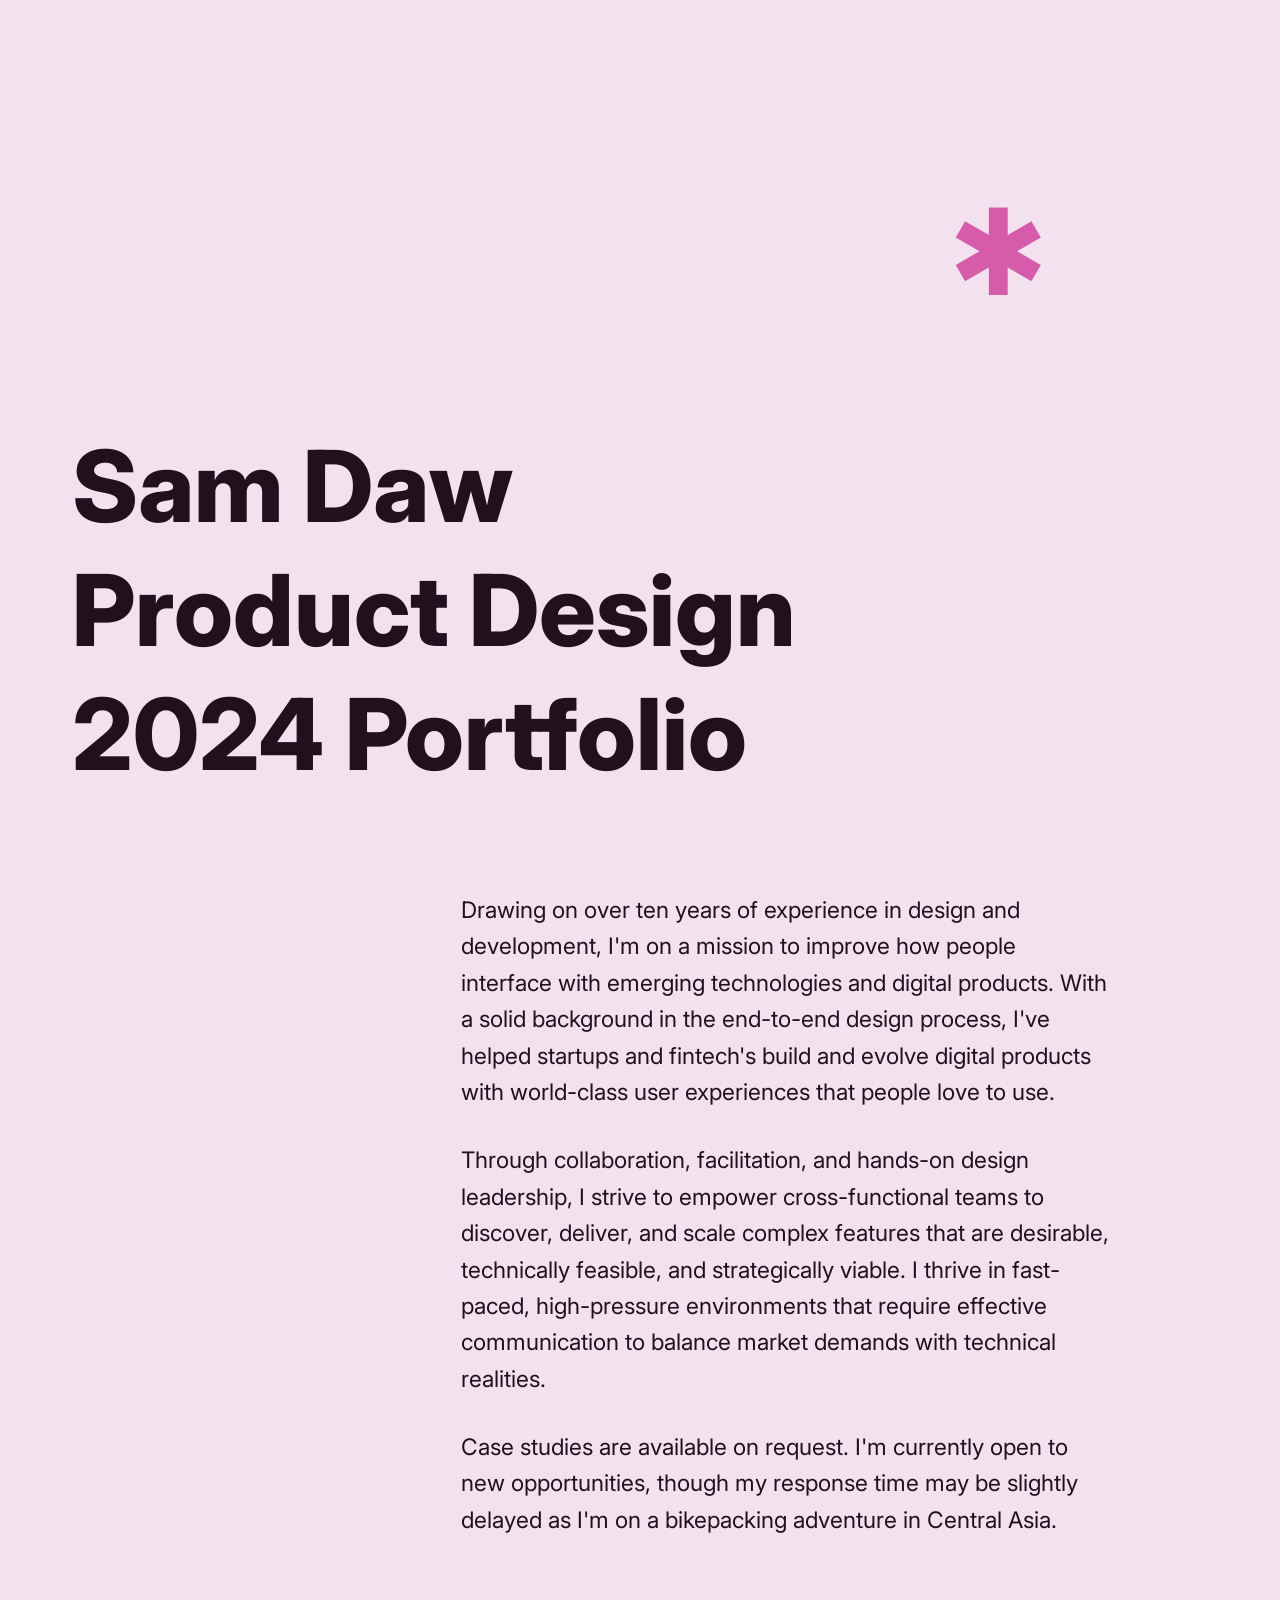
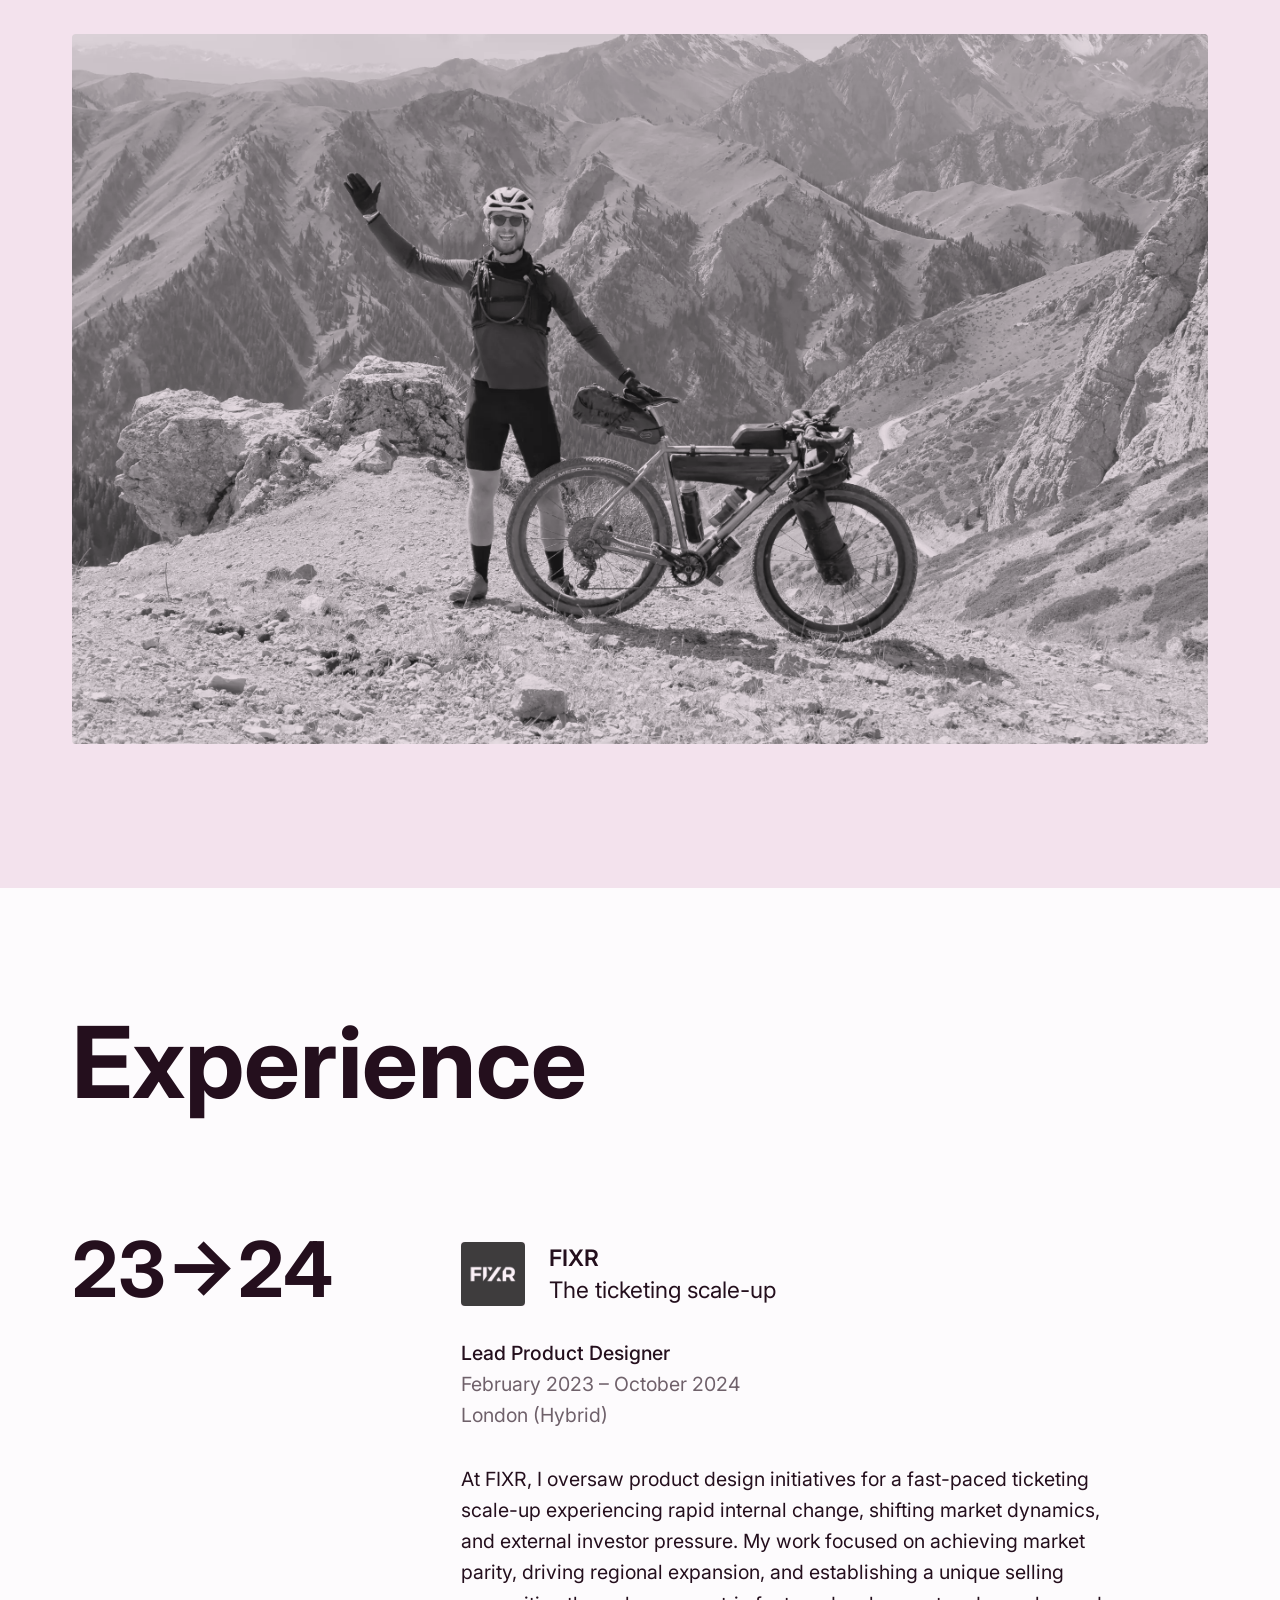
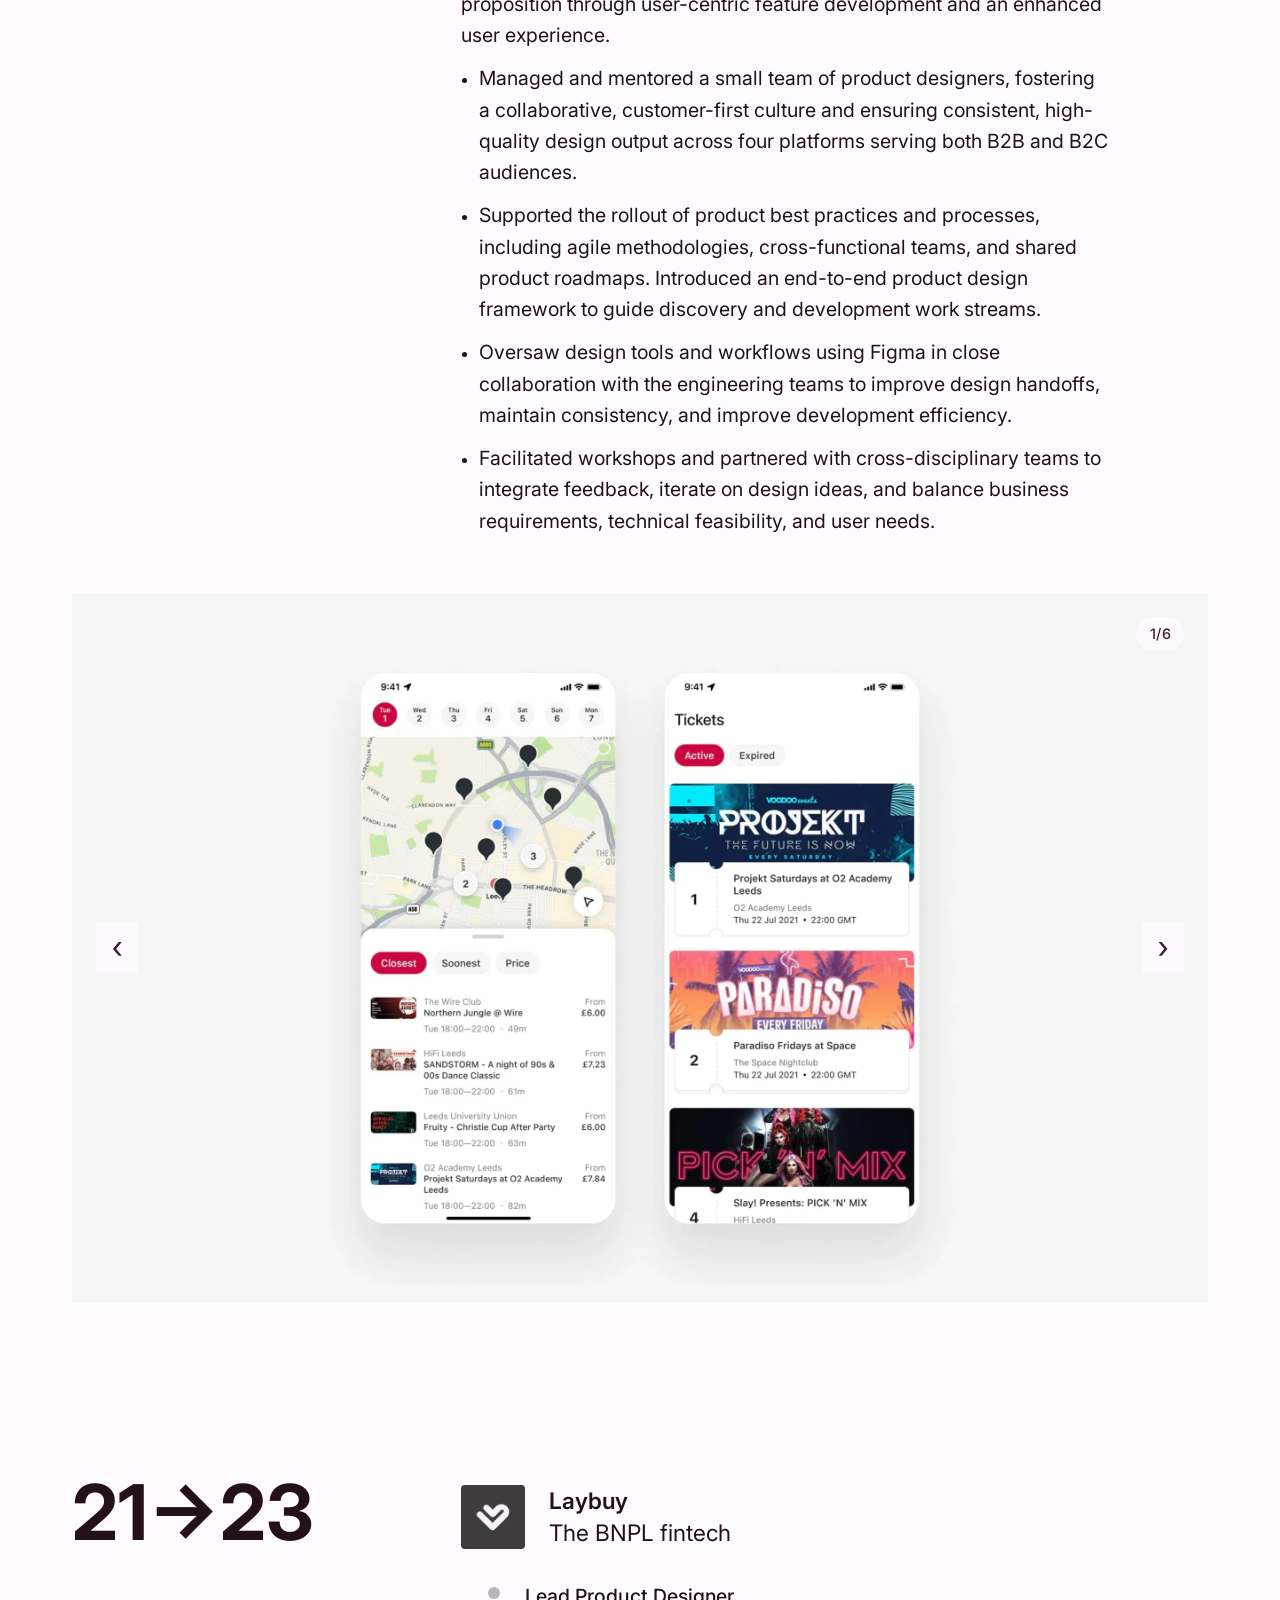
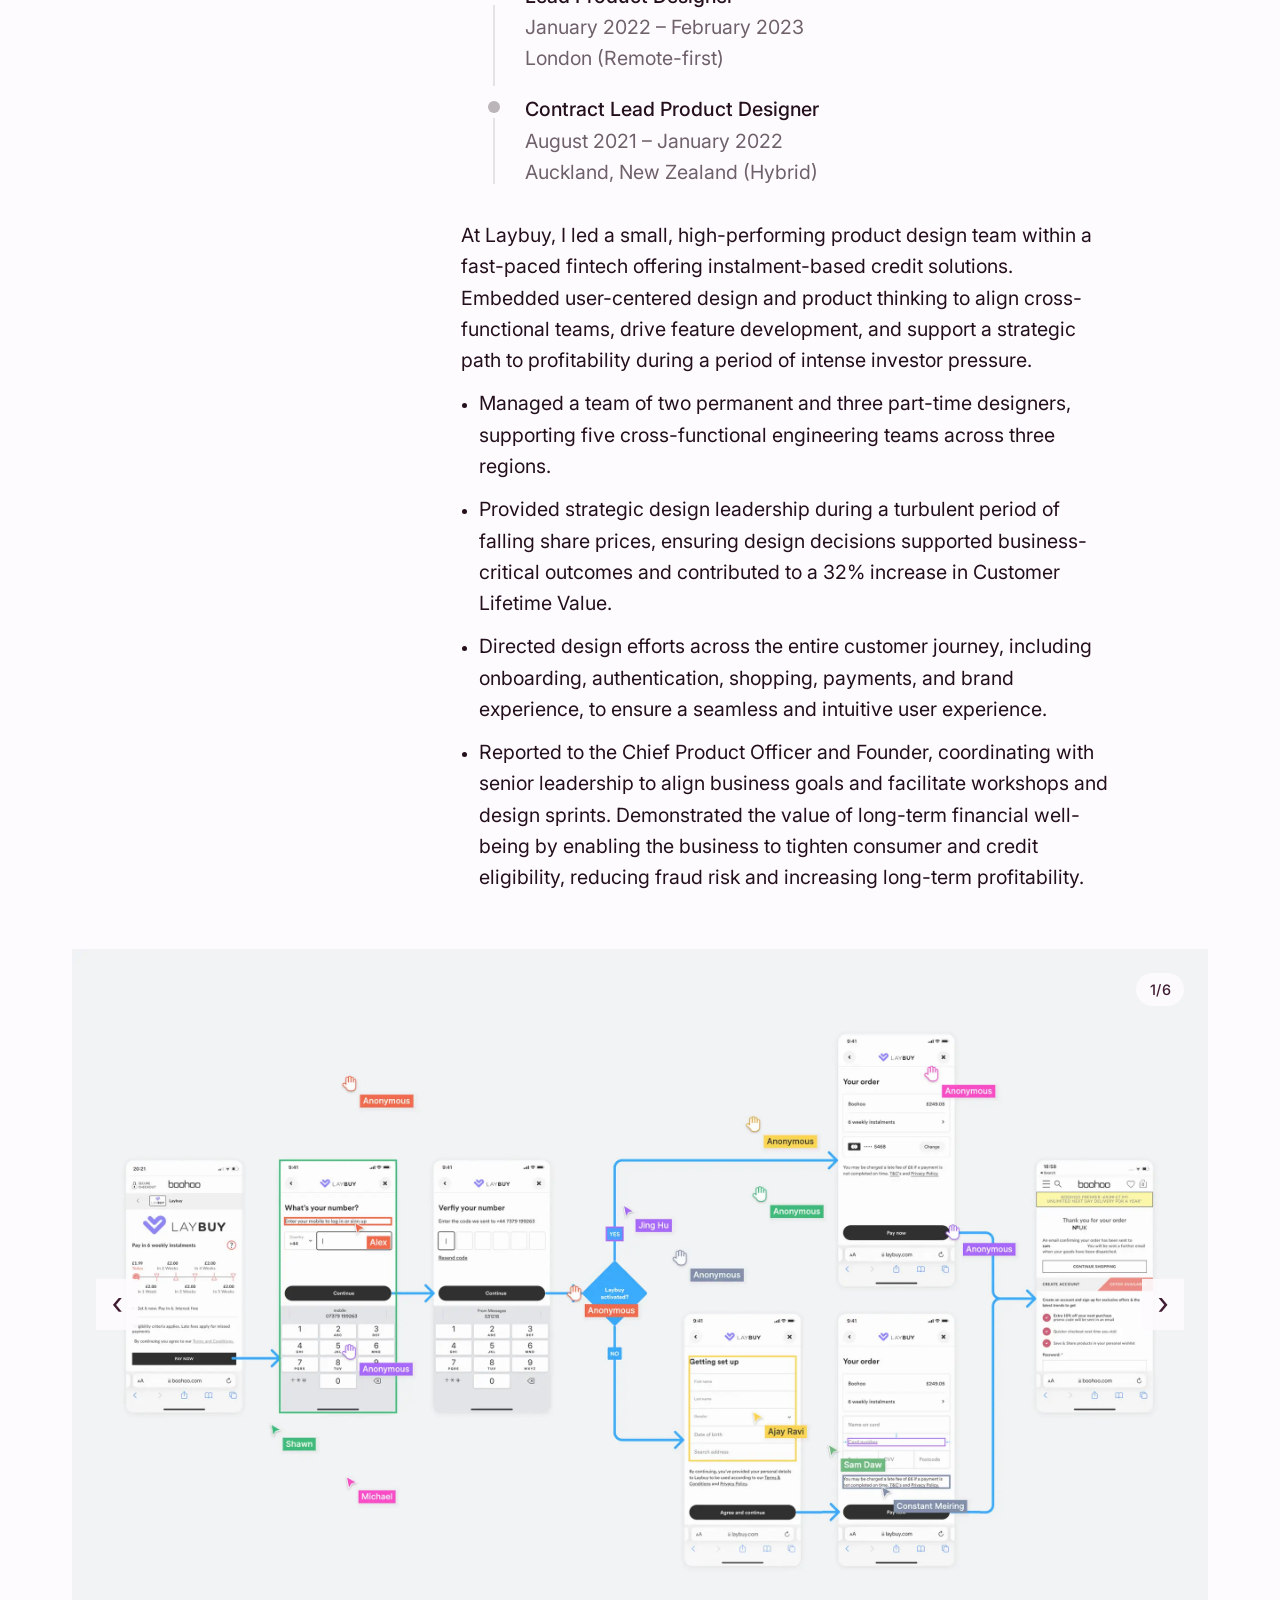
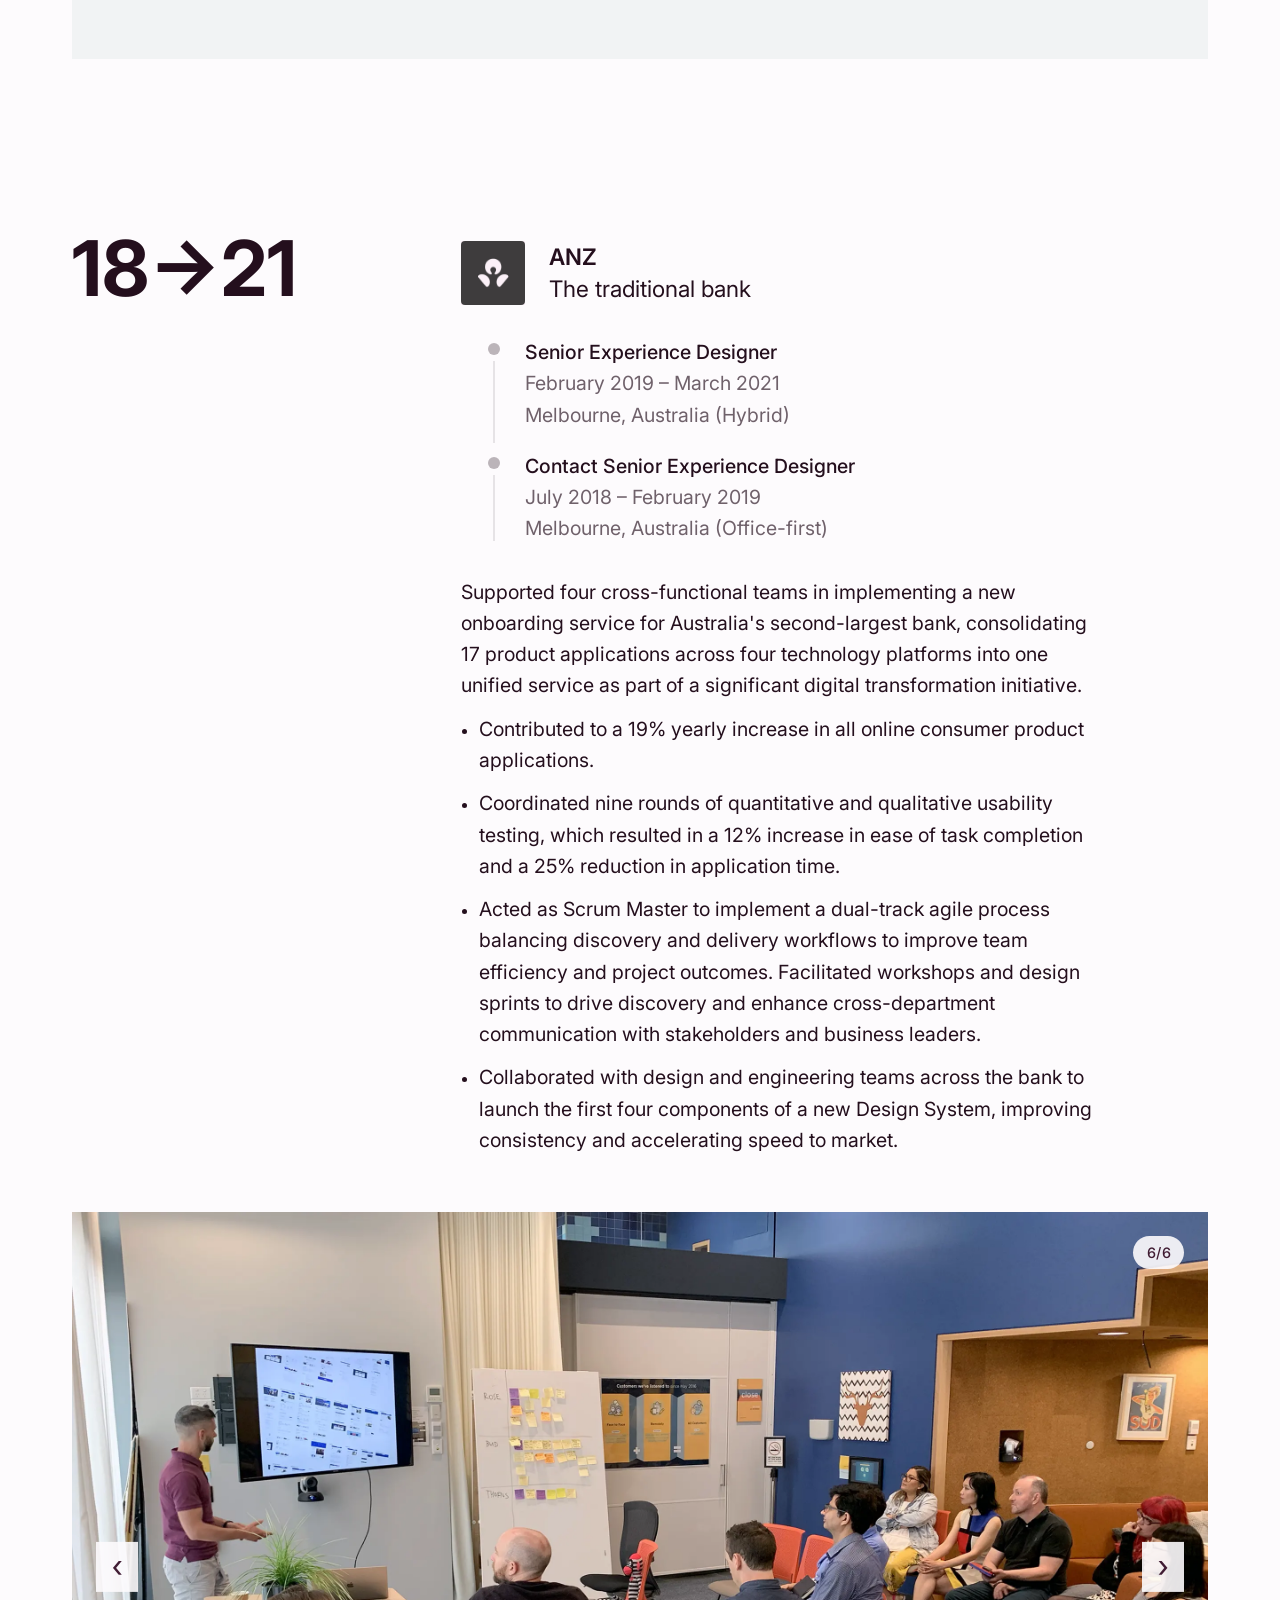
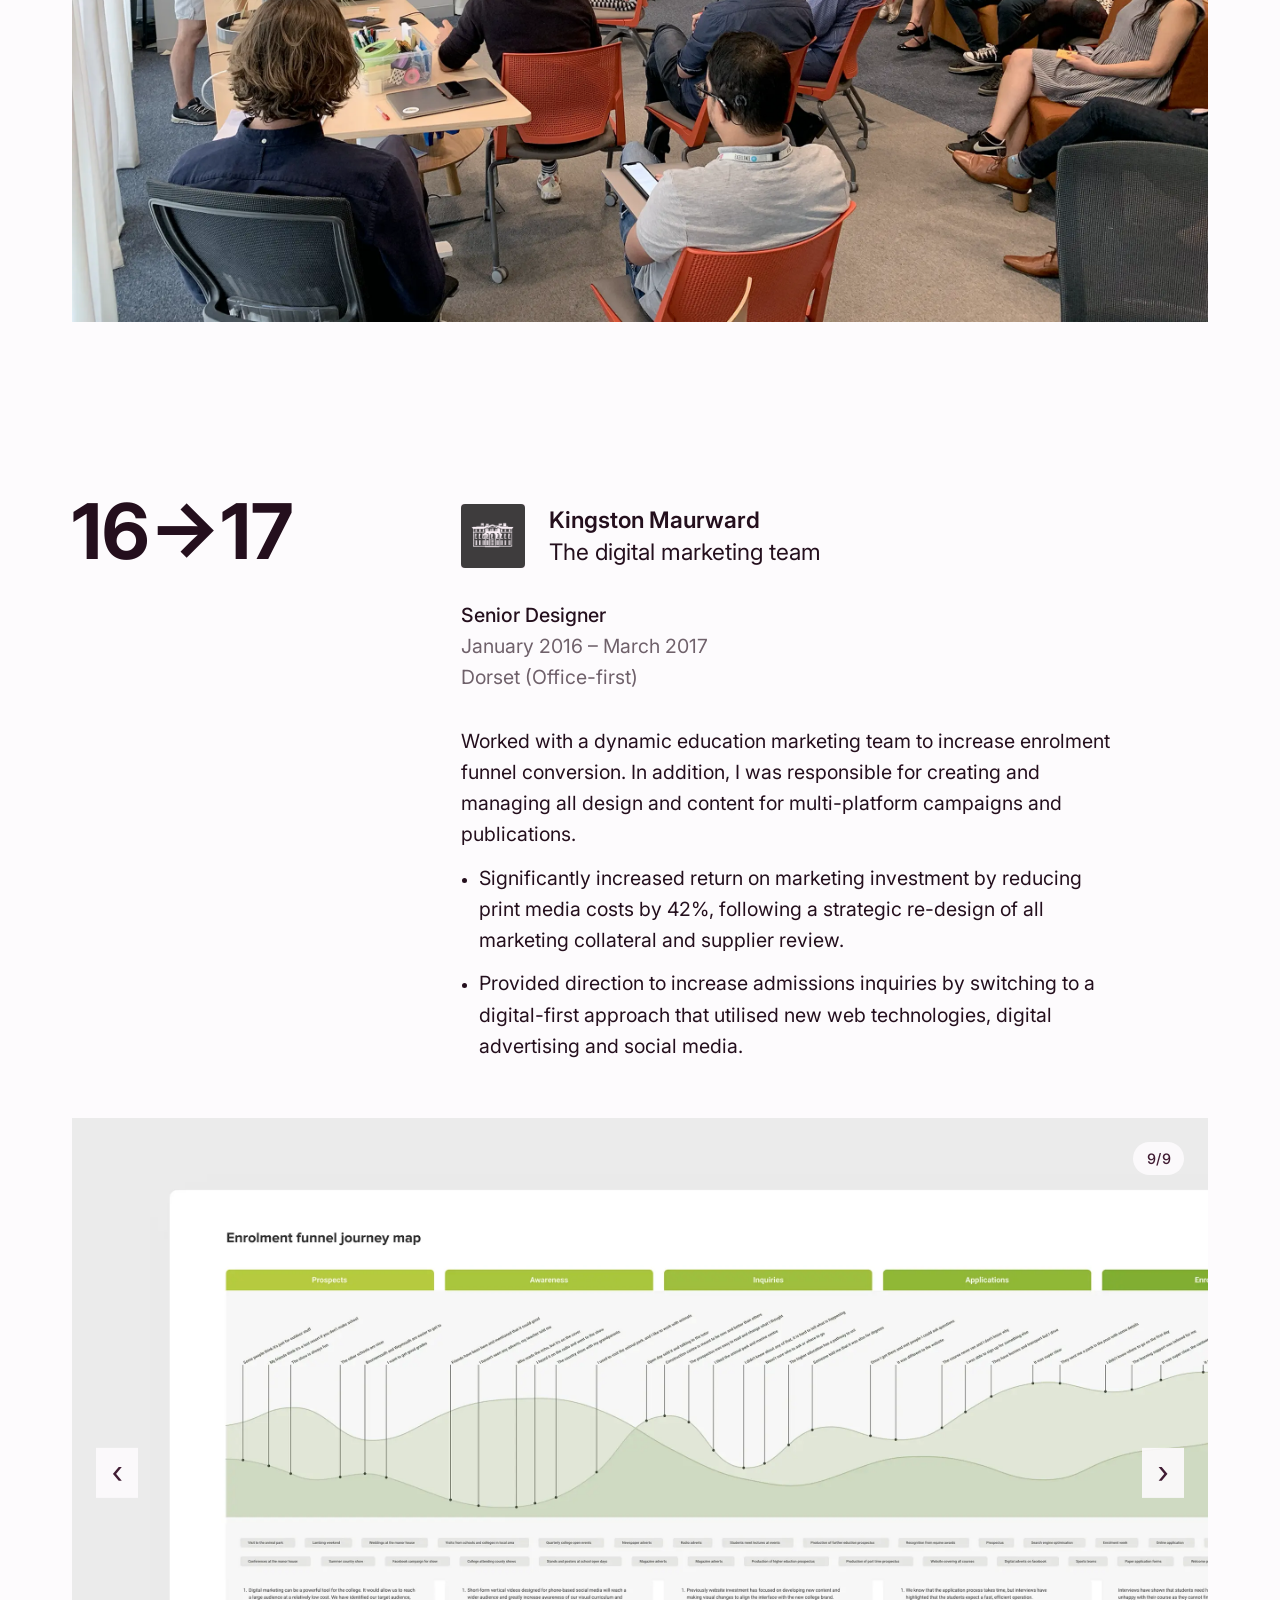
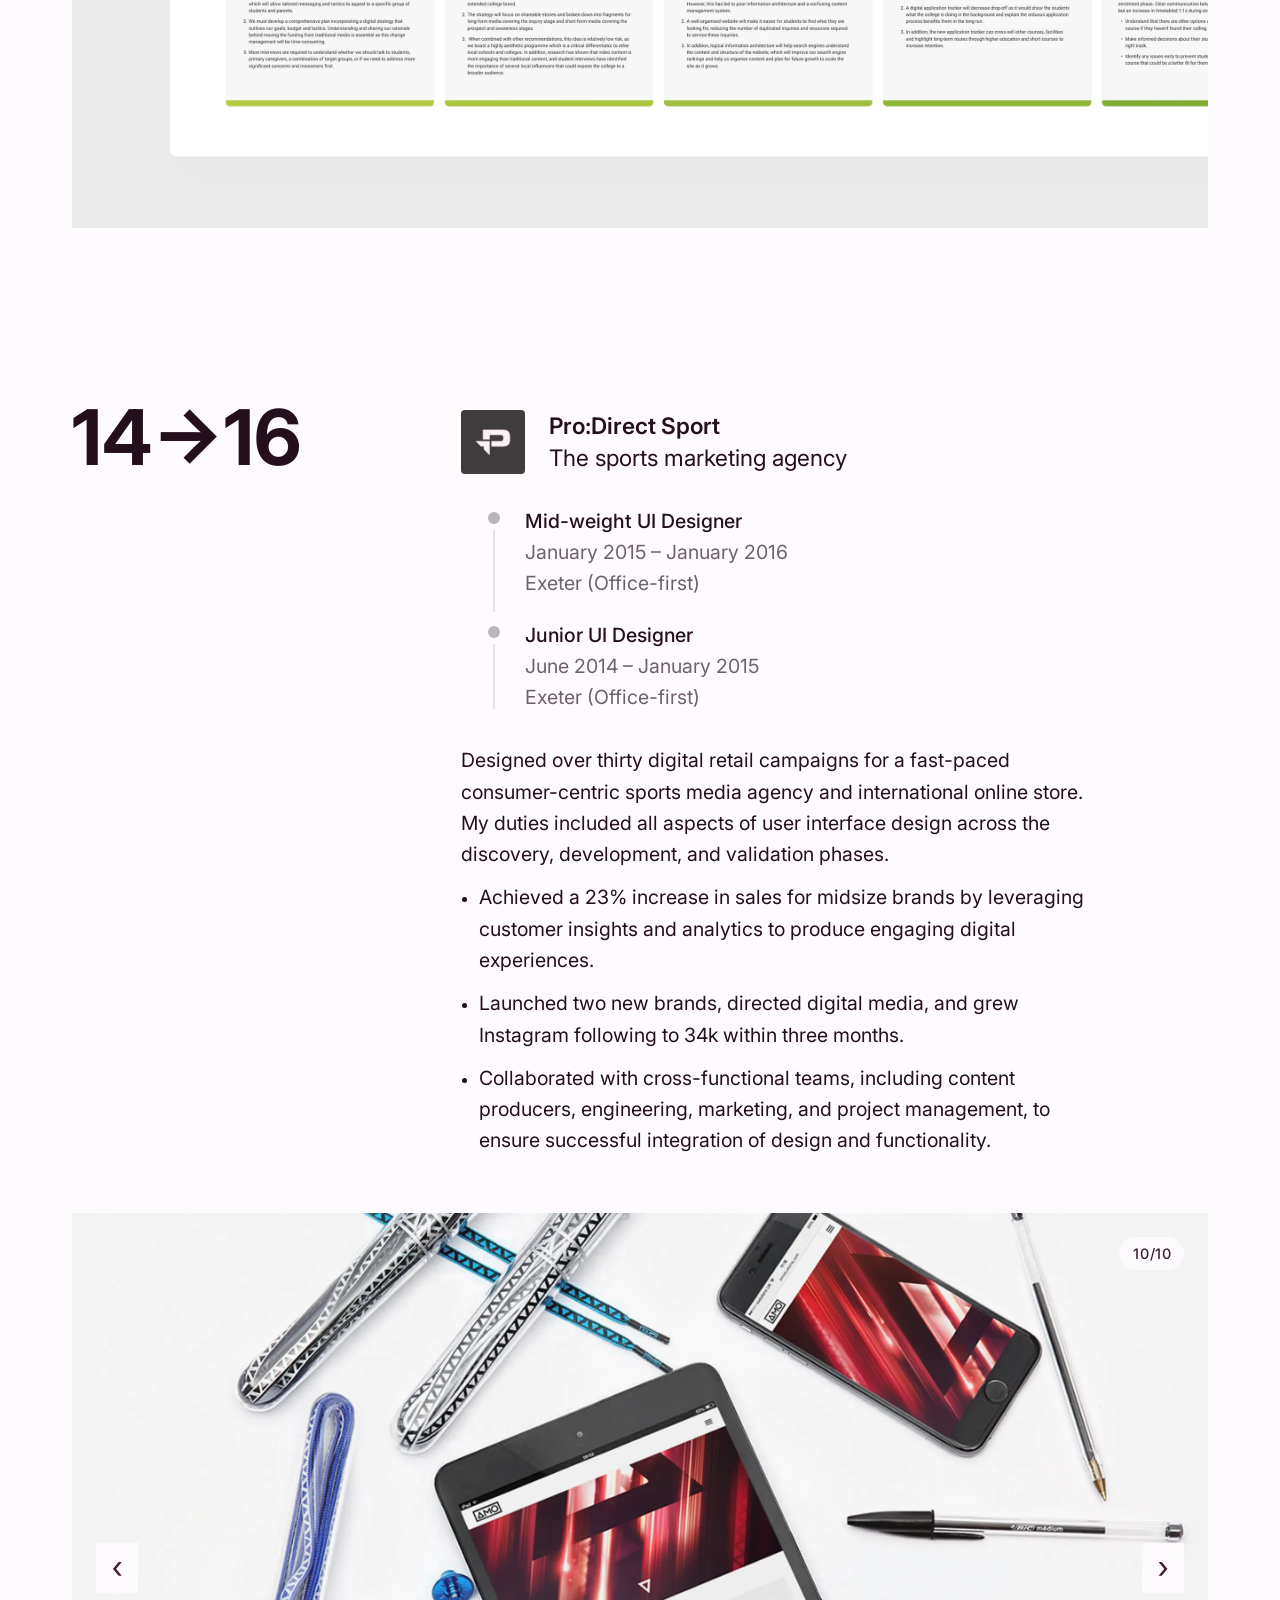
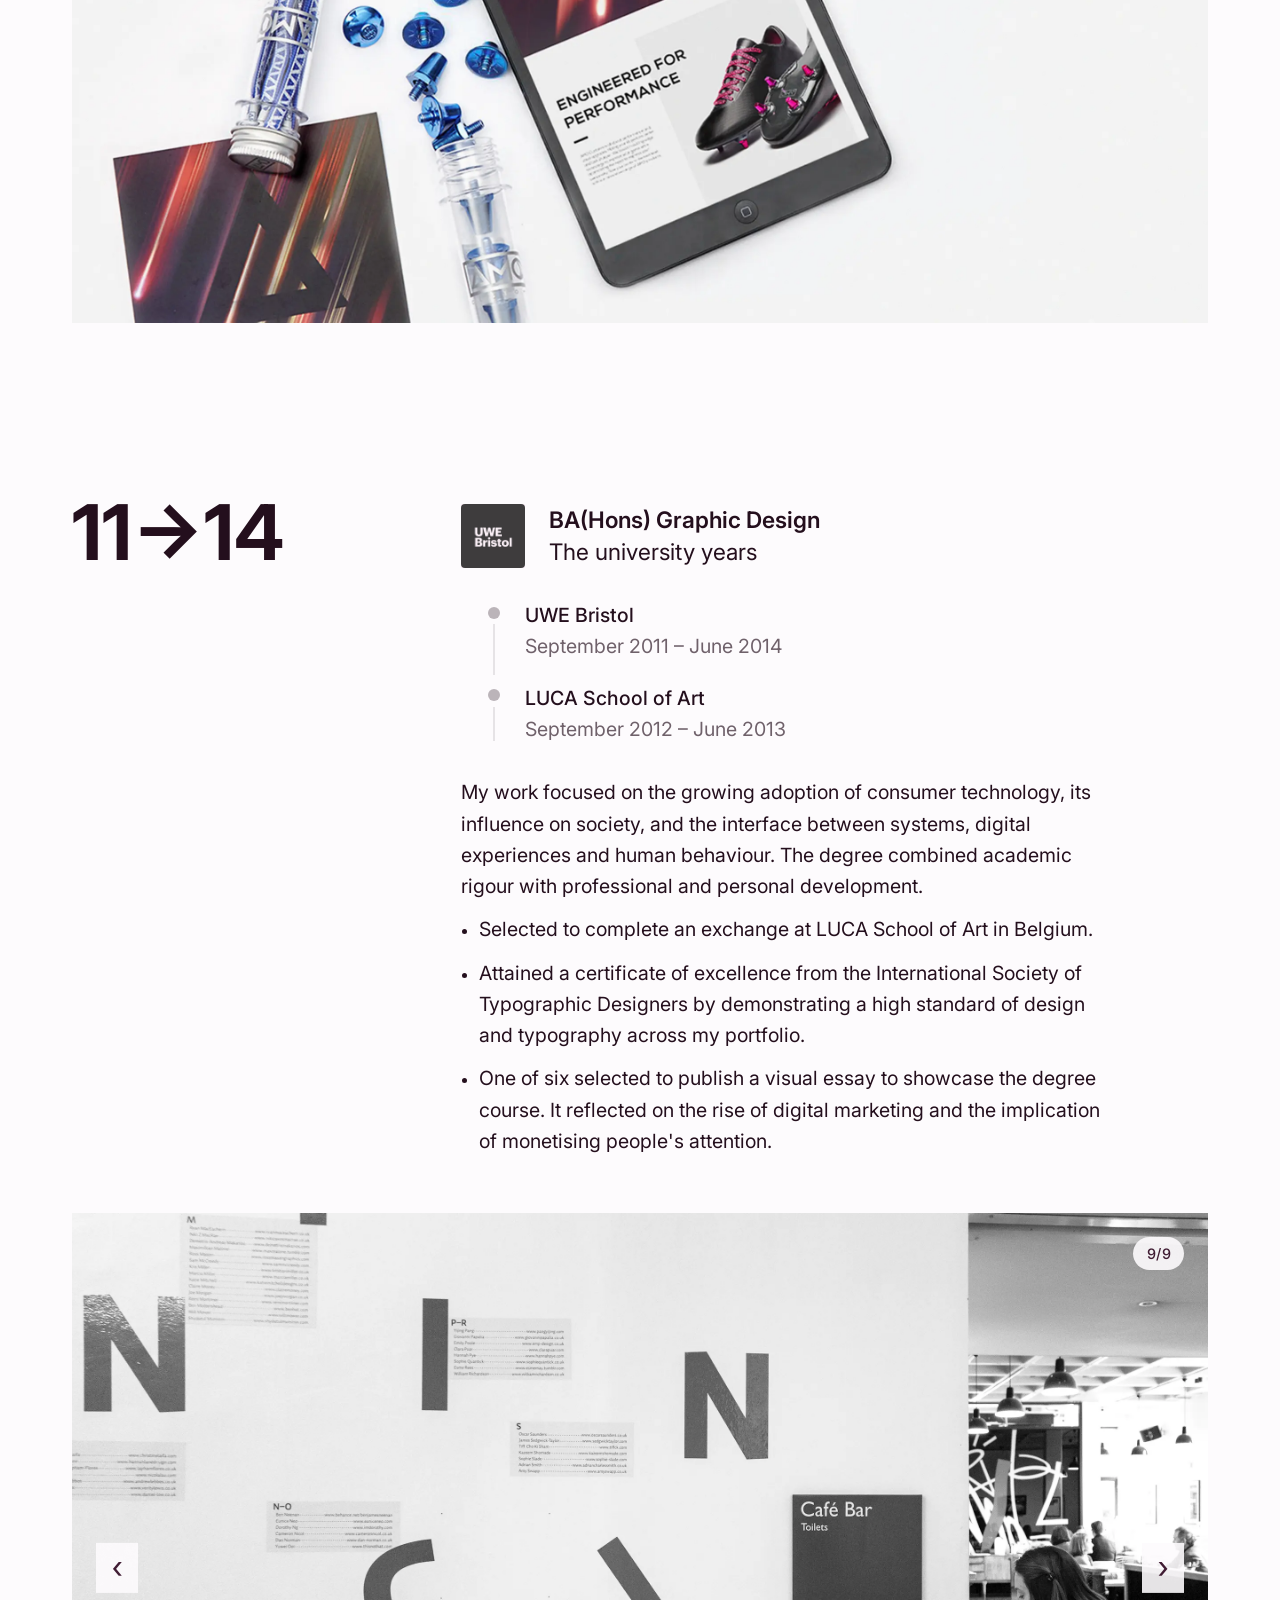
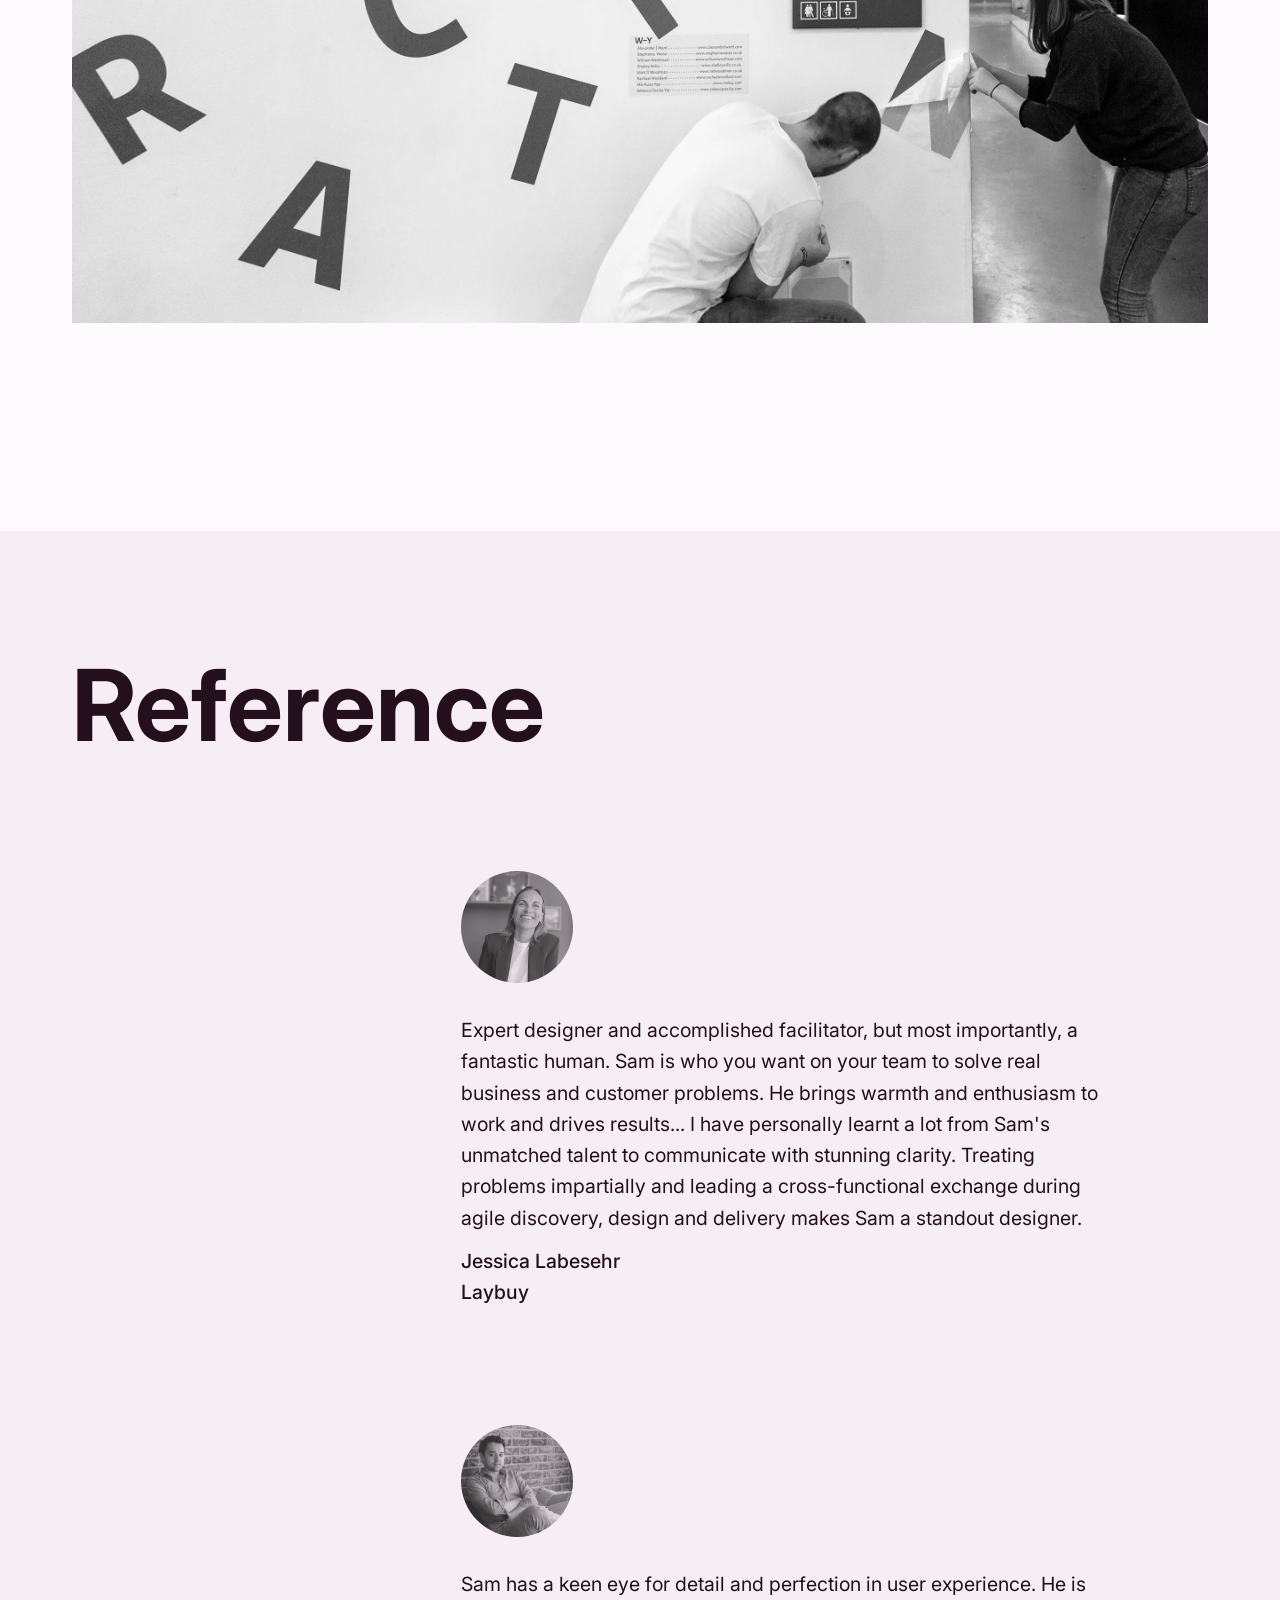
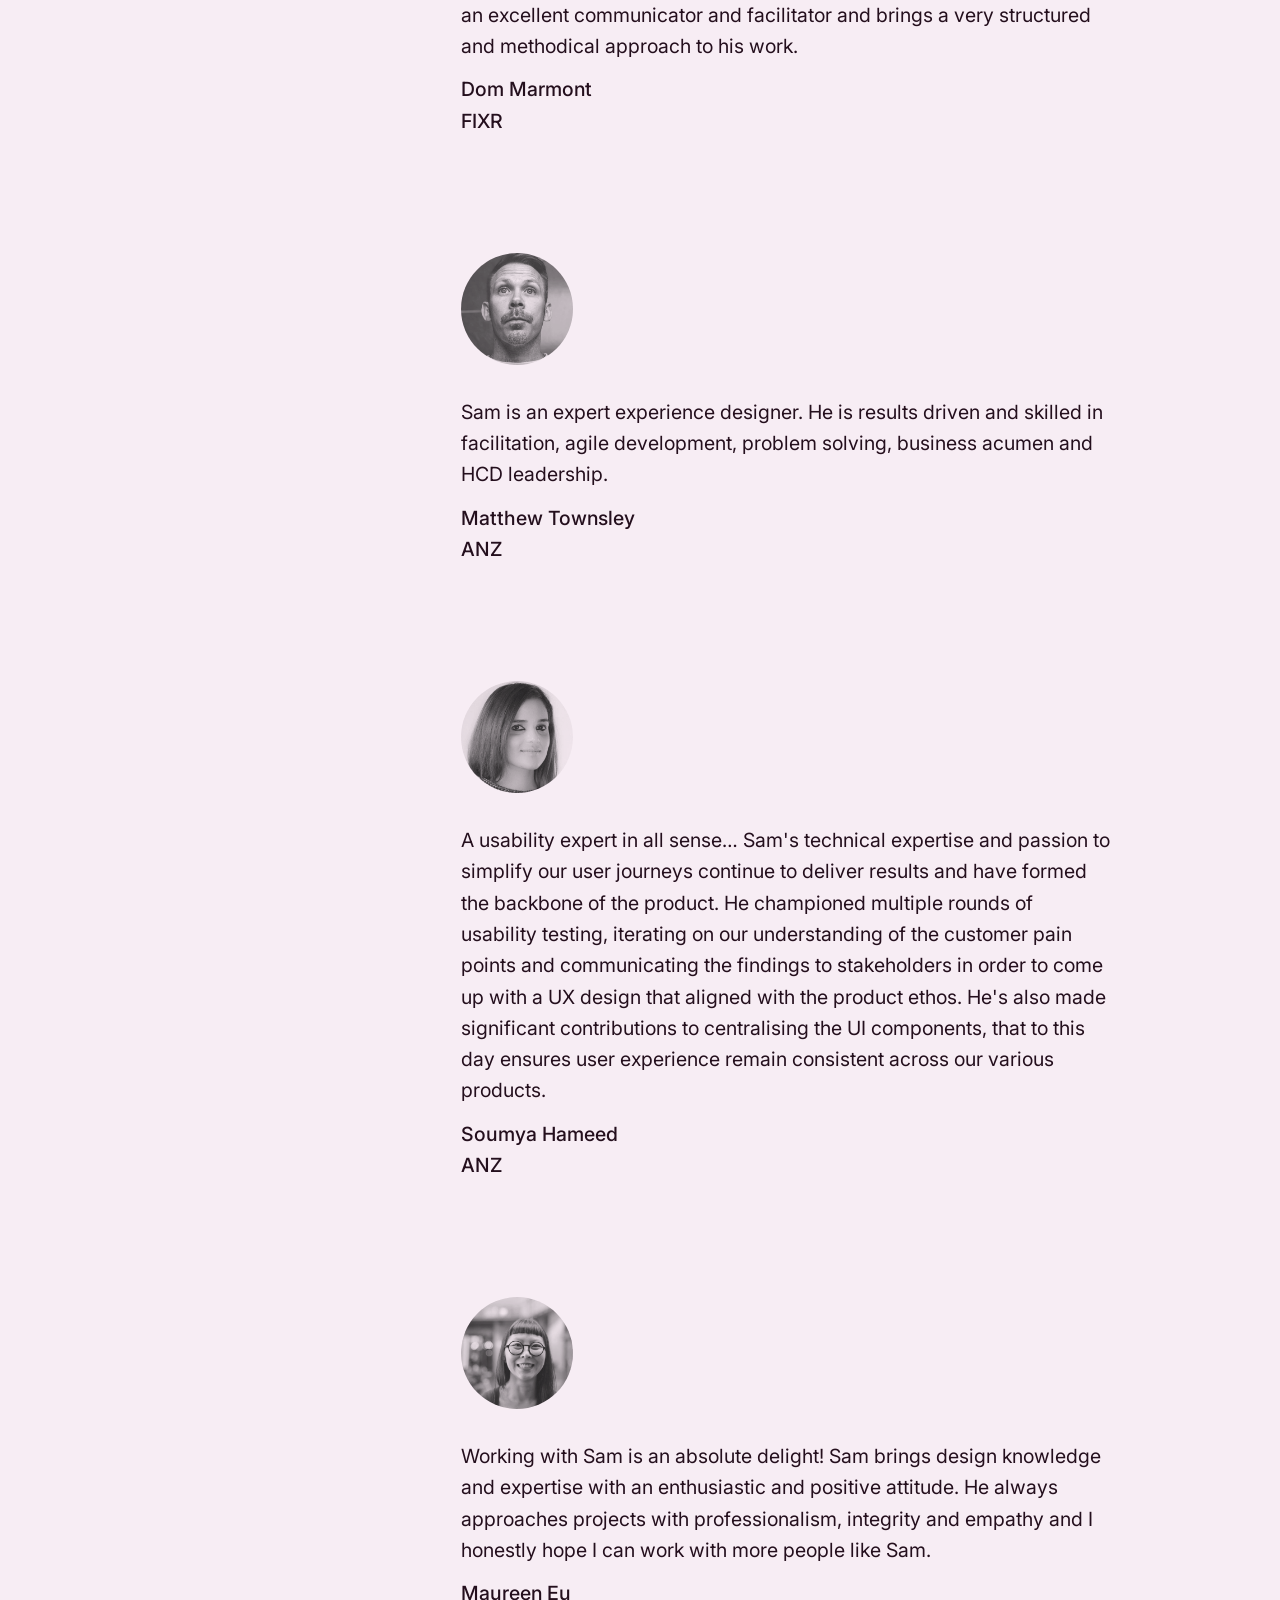
<file: index.html>
<!doctype html>
<html lang="en">
<head>
   <meta charset="utf-8">
   <title>Sam Daw</title>
   <meta name="author" content="Sam Daw">
   <meta name="description" content="Product Designer based in London">
   <meta name="viewport" content="width=device-width, initial-scale=1.0">
   <link rel="preconnect" href="https://fonts.googleapis.com">
   <link rel="preconnect" href="https://fonts.gstatic.com" crossorigin>
   <link href="https://fonts.googleapis.com/css2?family=Inter:opsz,wght@14..32,100..900&display=swap" rel="stylesheet">
   <link href="https://fonts.googleapis.com/css2?family=Inter:opsz,wght@14..32,100..900&display=swap&text=↑→↓←✱✺‹›" rel="stylesheet">
   <link rel="apple-touch-icon" sizes="180x180" href="/img/fav/apple-touch-icon.png">
   <link rel="icon" type="image/png" sizes="32x32" href="/img/fav/favicon-32x32.png">
   <link rel="icon" type="image/png" sizes="16x16" href="/img/fav/favicon-16x16.png">
   <link rel="manifest" href="/img/fav/site.webmanifest">
   <link rel="stylesheet" href="css/application.css">
</head>

<body>
   <!-- Header section -->
   <header class="grid margin" id="top">
      <div class="start9 end12">
         <button class="blob">✱</button>
      </div>
   </header>

   <main>
      <!-- Intro section -->
      <section class="profile">
         <div class="margin grid">
            <h1 class="extrabold">Sam Daw<br>Product Design<br>2024 Portfolio</h1>
            <div class="start4 end11 p1 marginbottom">
               <p>Drawing on over ten years of experience in design and development, I'm on a mission to improve how people interface with emerging technologies and digital products. With a solid background in the end-to-end design process, I've helped startups and fintech's build and evolve digital products with world-class user experiences that people love to use.</p>
               <p>Through collaboration, facilitation, and hands-on design leadership, I strive to empower cross-functional teams to discover, deliver, and scale complex features that are desirable, technically feasible, and strategically viable. I thrive in fast-paced, high-pressure environments that require effective communication to balance market demands with technical realities.</p>
               <p>Case studies are available on <a href="mailto:sam45daw@gmail.com?subject=Hello" target="_blank" rel="noopener" title="Email">request</a>. I'm currently open to new opportunities, though my response time may be slightly delayed as I'm on a bikepacking adventure in Central Asia.</p>
            </div>
            <div class="start0 end12 marginbottom">
               <picture class="filter">
                  <source type="image/webp" media="(max-width: 640px)" srcset="img/stokeM.webp">
                  <source type="image/webp" media="(min-width: 641px)" srcset="img/stoke.webp">
                  <img src="img/stoke.jpg" alt="Out of office Sam">
               </picture>
            </div>
         </div>
      </section>

      <!-- Experience section -->
      <section class="experience grid">
         <h1 class="margin">Experience</h1>

         <!-- FXR -->
         <article>
            <div class="grid margin">
               <h2 class="start0 end4">23→24</h2>
               <div class="start4 end11 marginbottom">

                  <!-- FXR details -->
                  <div class="role">
                     <div class="company">
                        <picture class="filter">
                           <source type="image/webp" srcset="img/lgo/fxr.webp">
                           <img src="img/lgo/fxr.jpg" alt="FIXR logo">
                        </picture>
                        <div>
                           <h3 class="semibold p1">FIXR</h3>
                           <p class="p1">The ticketing scale-up</p>
                        </div>
                     </div>
                     <div class="details">
                        <div>
                           <p class="medium">Lead Product Designer</h3>
                           <p>February 2023 – October 2024</p>
                           <p>London (Hybrid)</p>
                        </div>
                     </div>
                  </div>

                  <!-- FXR description -->
                  <div class="description">
                     <p>At FIXR, I oversaw product design initiatives for a fast-paced ticketing scale-up experiencing rapid internal change, shifting market dynamics, and external investor pressure. My work focused on achieving market parity, driving regional expansion, and establishing a unique selling proposition through user-centric feature development and an enhanced user experience.</p>
                     <ul>
                        <li>
                           <p>Managed and mentored a small team of product designers, fostering a collaborative, customer-first culture and ensuring consistent, high-quality design output across four platforms serving both B2B and B2C audiences.</p>
                        </li>
                        <li>
                           <p>Supported the rollout of product best practices and processes, including agile methodologies, cross-functional teams, and shared product roadmaps. Introduced an end-to-end product design framework to guide discovery and development work streams.</p>
                        </li>
                        <li>
                           <p>Oversaw design tools and workflows using Figma in close collaboration with the engineering teams to improve design handoffs, maintain consistency, and improve development efficiency.</p>
                        </li>
                        <li>
                           <p>Facilitated workshops and partnered with cross-disciplinary teams to integrate feedback, iterate on design ideas, and balance business requirements, technical feasibility, and user needs.</p>
                        </li>
                     </ul>
                  </div>
               </div>
            </div>

            <!-- FXR slider -->
            <div class="slider nomargin">
               <div class="slider_slides" data-slider>
                  <picture>
                     <source type="image/webp" media="(max-width: 640px)" srcset="img/fxr/01M.webp">
                     <source type="image/webp" media="(min-width: 641px)" srcset="img/fxr/01.webp">
                     <img src="img/fxr/01.jpg" alt="App screens showing new features for Ticket Buyers">
                  </picture>
                  <picture>
                     <source type="image/webp" media="(max-width: 640px)" srcset="img/fxr/02M.webp">
                     <source type="image/webp" media="(min-width: 641px)" srcset="img/fxr/02.webp">
                     <img src="img/fxr/02.jpg" alt="Web UI showing new time-entry feature for Ticket Buyers">
                  </picture>
                  <picture>
                     <source type="image/webp" media="(max-width: 640px)" srcset="img/fxr/03M.webp">
                     <source type="image/webp" media="(min-width: 641px)" srcset="img/fxr/03.webp">
                     <img src="img/fxr/03.jpg" alt="Idea exploration for Event Organiser dashboard theming">
                  </picture>
                  <picture>
                     <source type="image/webp" media="(max-width: 640px)" srcset="img/fxr/04M.webp">
                     <source type="image/webp" media="(min-width: 641px)" srcset="img/fxr/04.webp">
                     <img src="img/fxr/04.jpg" alt="App screens showing final idea for Ticket Buyer feature">
                  </picture>
                  <picture>
                     <source type="image/webp" media="(max-width: 640px)" srcset="img/fxr/05M.webp">
                     <source type="image/webp" media="(min-width: 641px)" srcset="img/fxr/05.webp">
                     <img src="img/fxr/05.jpg" alt="Event Organiser dashboard">
                  </picture>
                  <picture>
                     <source type="image/webp" media="(max-width: 640px)" srcset="img/fxr/06M.webp">
                     <source type="image/webp" media="(min-width: 641px)" srcset="img/fxr/06.webp">
                     <img src="img/fxr/06.jpg" alt="Selection of screens from Whitelabel apps and websites">
                  </picture>
               </div>
            </div>
         </article>

         <!-- LBY -->
         <article>
            <div class="grid margin">
               <h2 class="start0 end4">21→23</h2>
               <div class="start4 end11 marginbottom">

                  <!-- LBY details -->
                  <div class="role">
                     <div class="company">
                        <picture class="filter">
                           <source type="image/webp" srcset="img/lgo/lby.webp">
                           <img src="img/lgo/lby.jpg" alt="Laybuy logo">
                        </picture>
                        <div>
                           <h3 class="semibold p1">Laybuy</h3>
                           <p class="p1">The BNPL fintech</p>
                        </div>
                     </div>
                     <div class="details timeline">
                        <div>
                           <p class="medium">Lead Product Designer</h3>
                           <p>January 2022 – February 2023</p>
                           <p>London (Remote-first)</p>
                        </div>
                        <div>
                           <p class="medium">Contract Lead Product Designer </h3>
                           <p>August 2021 – January 2022</p>
                           <p>Auckland, New Zealand (Hybrid)</p>
                        </div>
                     </div>
                  </div>

                  <!-- LBY description -->
                  <div class="description">
                     <p>At Laybuy, I led a small, high-performing product design team within a fast-paced fintech offering instalment-based credit solutions. Embedded user-centered design and product thinking to align cross-functional teams, drive feature development, and support a strategic path to profitability during a period of intense investor pressure.</p>
                     <ul>
                        <li>
                           <p>Managed a team of two permanent and three part-time designers, supporting five cross-functional engineering teams across three regions.</p>
                        </li>
                        <li>
                           <p>Provided strategic design leadership during a turbulent period of falling share prices, ensuring design decisions supported business-critical outcomes and contributed to a 32% increase in Customer Lifetime Value.</p>
                        </li>
                        <li>
                           <p>Directed design efforts across the entire customer journey, including onboarding, authentication, shopping, payments, and brand experience, to ensure a seamless and intuitive user experience.</p>
                        </li>
                        <li>
                           <p>Reported to the Chief Product Officer and Founder, coordinating with senior leadership to align business goals and facilitate workshops and design sprints. Demonstrated the value of long-term financial well-being by enabling the business to tighten consumer and credit eligibility, reducing fraud risk and increasing long-term profitability.</p>
                        </li>
                     </ul>
                  </div>
               </div>
            </div>

            <!-- LBY slider -->
            <div class="slider nomargin">
               <div class="slider_slides" data-slider>
                  <picture>
                     <source type="image/webp" media="(max-width: 640px)" srcset="img/lby/01M.webp">
                     <source type="image/webp" media="(min-width: 641px)" srcset="img/lby/01.webp">
                     <img src="img/lby/01.jpg" alt="The team taking part in a virtual design ideation workshop in Figma">
                  </picture>
                  <picture>
                     <source type="image/webp" media="(max-width: 640px)" srcset="img/lby/02M.webp">
                     <source type="image/webp" media="(min-width: 641px)" srcset="img/lby/02.webp">
                     <img src="img/lby/02.jpg" alt="Sticky notes from customer interviews and research">
                  </picture>
                  <picture>
                     <source type="image/webp" media="(max-width: 640px)" srcset="img/lby/03M.webp">
                     <source type="image/webp" media="(min-width: 641px)" srcset="img/lby/03.webp">
                     <img src="img/lby/03.jpg" alt="Synthesis of UX stakeholders interviews">
                  </picture>
                  <picture>
                     <source type="image/webp" media="(max-width: 640px)" srcset="img/lby/04M.webp">
                     <source type="image/webp" media="(min-width: 641px)" srcset="img/lby/04.webp">
                     <img src="img/lby/04.jpg" alt="Presentation deck for senior leadership team">
                  </picture>
                  <picture>
                     <source type="image/webp" media="(max-width: 640px)" srcset="img/lby/05M.webp">
                     <source type="image/webp" media="(min-width: 641px)" srcset="img/lby/05.webp">
                     <img src="img/lby/05.jpg" alt="Complex Figma prototype communicating new feature ideas">
                  </picture>
                  <picture>
                     <source type="image/webp" media="(max-width: 640px)" srcset="img/lby/06M.webp">
                     <source type="image/webp" media="(min-width: 641px)" srcset="img/lby/06.webp">
                     <img src="img/lby/06.jpg" alt="Product and Engineering teams during a workshop on ways of working">
                  </picture>
               </div>
            </div>
         </article>

         <!-- ANZ -->
         <article>
            <div class="grid margin">
               <h2 class="start0 end4">18→21</h2>
               <div class="start4 end11 marginbottom">

                  <!-- ANZ details -->
                  <div class="role">
                     <div class="company">
                        <picture class="filter">
                           <source type="image/webp" srcset="img/lgo/anz.webp">
                           <img src="img/lgo/anz.jpg" alt="ANZ logo">
                        </picture>
                        <div>
                           <h3 class="semibold p1">ANZ</h3>
                           <p class="p1">The traditional bank</p>
                        </div>
                     </div>
                     <div class="details timeline">
                        <div>
                           <p class="medium">Senior Experience Designer</h3>
                           <p>February 2019 – March 2021</p>
                           <p>Melbourne, Australia (Hybrid)</p>
                        </div>
                        <div>
                           <p class="medium">Contact Senior Experience Designer</h3>
                           <p>July 2018 – February 2019</p>
                           <p>Melbourne, Australia (Office-first)</p>
                        </div>
                     </div>
                  </div>

                  <!-- ANZ description -->
                  <div class="description">
                     <p>Supported four cross-functional teams in implementing a new onboarding service for Australia's second-largest bank, consolidating 17 product applications across four technology platforms into one unified service as part of a significant digital transformation initiative.</p>
                     <ul>
                        <li>
                           <p>Contributed to a 19% yearly increase in all online consumer product applications.</p>
                        </li>
                        <li>
                           <p>Coordinated nine rounds of quantitative and qualitative usability testing, which resulted in a 12% increase in ease of task completion and a 25% reduction in application time.</p>
                        </li>
                        <li>
                           <p>Acted as Scrum Master to implement a dual-track agile process balancing discovery and delivery workflows to improve team efficiency and project outcomes. Facilitated workshops and design sprints to drive discovery and enhance cross-department communication with stakeholders and business leaders.</p>
                        </li>
                        <li>
                           <p>Collaborated with design and engineering teams across the bank to launch the first four components of a new Design System, improving consistency and accelerating speed to market.</p>
                        </li>
                     </ul>
                  </div>
               </div>
            </div>

            <!-- ANZ slider -->
            <div class="slider nomargin">
               <div class="slider_slides" data-slider>
                  <picture>
                     <source type="image/webp" media="(max-width: 640px)" srcset="img/anz/01M.webp">
                     <source type="image/webp" media="(min-width: 641px)" srcset="img/anz/01.webp">
                     <img src="img/anz/01.jpg" alt="Workshop with designer's from anz">
                  </picture>
                  <picture>
                     <source type="image/webp" media="(max-width: 640px)" srcset="img/anz/02M.webp">
                     <source type="image/webp" media="(min-width: 641px)" srcset="img/anz/02.webp">
                     <img src="img/anz/02.jpg" alt="Pressentation covering my process for form design">
                  </picture>
                  <picture>
                     <source type="image/webp" media="(max-width: 640px)" srcset="img/anz/03M.webp">
                     <source type="image/webp" media="(min-width: 641px)" srcset="img/anz/03.webp">
                     <img src="img/anz/03.jpg" alt="Workshop with the sales team covering feature releases">
                  </picture>
                  <picture>
                     <source type="image/webp" media="(max-width: 640px)" srcset="img/anz/04M.webp">
                     <source type="image/webp" media="(min-width: 641px)" srcset="img/anz/04.webp">
                     <img src="img/anz/04.jpg" alt="Discovery workshop with the development team">
                  </picture>
                  <picture>
                     <source type="image/webp" media="(max-width: 640px)" srcset="img/anz/05M.webp">
                     <source type="image/webp" media="(min-width: 641px)" srcset="img/anz/05.webp">
                     <img src="img/anz/05.jpg" alt="Technical discovery workshop with the development team">
                  </picture>
                  <picture>
                     <source type="image/webp" media="(max-width: 640px)" srcset="img/anz/06M.webp">
                     <source type="image/webp" media="(min-width: 641px)" srcset="img/anz/06.webp">
                     <img src="img/anz/06.jpg" alt="Sketching ideas at my desk">
                  </picture>
               </div>
            </div>  
         </article>

         <!-- KMC -->
         <article>
            <div class="grid margin">
               <h2 class="start0 end4">16→17</h2>
               <div class="start4 end11 marginbottom">

                  <!-- KMC details -->
                  <div class="role">
                     <div class="company">
                        <picture class="filter">
                           <source type="image/webp" srcset="img/lgo/kmc.webp">
                           <img src="img/lgo/kmc.jpg" alt="KMC logo">
                        </picture>
                        <div>
                           <h3 class="semibold p1">Kingston Maurward</h3>
                           <p class="p1">The digital marketing team</p>
                        </div>
                     </div>
                     <div class="details">
                        <div>
                           <p class="medium">Senior Designer</h3>
                           <p>January 2016 – March 2017</p>
                           <p>Dorset (Office-first)</p>
                        </div>
                     </div>
                  </div>

                  <!-- KMC description -->
                  <div class="description">
                     <p>Worked with a dynamic education marketing team to increase enrolment funnel conversion. In addition, I was responsible for creating and managing all design and content for multi-platform campaigns and publications.</p>
                     <ul>
                        <li>
                           <p>Significantly increased return on marketing investment by reducing print media costs by 42%, following a strategic re-design of all marketing collateral and supplier review.</p>
                        </li>
                        <li>
                           <p>Provided direction to increase admissions inquiries by switching to a digital-first approach that utilised new web technologies, digital advertising and social media.</p>
                        </li>
                     </ul>
                  </div>
               </div>
            </div>

            <!-- KMC slider -->
            <div class="slider nomargin">
               <div class="slider_slides" data-slider>
                  <picture>
                     <source type="image/webp" media="(max-width: 640px)" srcset="img/kmc/01M.webp">
                     <source type="image/webp" media="(min-width: 641px)" srcset="img/kmc/01.webp">
                     <img src="img/kmc/01.jpg" alt="Customer journey map developed during a team workshop">
                  </picture>
                  <picture>
                     <source type="image/webp" media="(max-width: 640px)" srcset="img/kmc/02M.webp">
                     <source type="image/webp" media="(min-width: 641px)" srcset="img/kmc/02.webp">
                     <img src="img/kmc/02.jpg" alt="Mockup of a customer empathy map and persona">
                  </picture>
                  <picture>
                     <source type="image/webp" media="(max-width: 640px)" srcset="img/kmc/03M.webp">
                     <source type="image/webp" media="(min-width: 641px)" srcset="img/kmc/03.webp">
                     <img src="img/kmc/03.jpg" alt="Font cover of the 2017 college prospectus and introduction pages">
                  </picture>
                  <picture>
                     <source type="image/webp" media="(max-width: 640px)" srcset="img/kmc/04M.webp">
                     <source type="image/webp" media="(min-width: 641px)" srcset="img/kmc/04.webp">
                     <img src="img/kmc/04.jpg" alt="Front cover of the 2017 college prospectus">
                  </picture>
                  <picture>
                     <source type="image/webp" media="(max-width: 640px)" srcset="img/kmc/05M.webp">
                     <source type="image/webp" media="(min-width: 641px)" srcset="img/kmc/05.webp">
                     <img src="img/kmc/05.jpg" alt="Contents page and promotional content">
                  </picture>
                  <picture>
                     <source type="image/webp" media="(max-width: 640px)" srcset="img/kmc/06M.webp">
                     <source type="image/webp" media="(min-width: 641px)" srcset="img/kmc/06.webp">
                     <img src="img/kmc/06.jpg" alt="Chapter page and course breakdown">
                  </picture>
                  <picture>
                     <source type="image/webp" media="(max-width: 640px)" srcset="img/kmc/07M.webp">
                     <source type="image/webp" media="(min-width: 641px)" srcset="img/kmc/07.webp">
                     <img src="img/kmc/07.jpg" alt="Course breakdown and back cover of the prospectus">
                  </picture>
                  <picture>
                     <source type="image/webp" media="(max-width: 640px)" srcset="img/kmc/08M.webp">
                     <source type="image/webp" media="(min-width: 641px)" srcset="img/kmc/08.webp">
                     <img src="img/kmc/08.jpg" alt="Packing design for stationary and mailers">
                  </picture>
                  <picture>
                     <source type="image/webp" media="(max-width: 640px)" srcset="img/kmc/09M.webp">
                     <source type="image/webp" media="(min-width: 641px)" srcset="img/kmc/09.webp">
                     <img src="img/kmc/09.jpg" alt="Form design for the prospectus">
                  </picture>
               </div>
            </div>  
         </article> 

         <!-- PRO -->
         <article>
            <div class="grid margin">
               <h2 class="start0 end4">14→16</h2>
               <div class="start4 end11 marginbottom">

                  <!-- PRO details -->
                  <div class="role">
                     <div class="company">
                        <picture class="filter">
                           <source type="image/webp" srcset="img/lgo/pro.webp">
                           <img src="img/lgo/pro.jpg" alt="Pro:Direct Sport logo">
                        </picture>
                        <div>
                           <h3 class="semibold p1">Pro:Direct Sport</h3>
                           <p class="p1">The sports marketing agency</p>
                        </div>
                     </div>
                     <div class="details timeline">
                        <div>
                           <p class="medium">Mid-weight UI Designer</h3>
                           <p>January 2015 – January 2016</p>
                           <p>Exeter (Office-first)</p>
                        </div>
                        <div>
                           <p class="medium">Junior UI Designer</h3>
                           <p>June 2014 – January 2015</p>
                           <p>Exeter (Office-first)</p>
                        </div>
                     </div>
                  </div>

                  <!-- PRO description -->
                  <div class="description">
                     <p>Designed over thirty digital retail campaigns for a fast-paced consumer-centric sports media agency and international online store. My duties included all aspects of user interface design across the discovery, development, and validation phases.</p>
                     <ul>
                        <li>
                           <p>Achieved a 23% increase in sales for midsize brands by leveraging customer insights and analytics to produce engaging digital experiences.</p>
                        </li>
                        <li>
                           <p>Launched two new brands, directed digital media, and grew Instagram following to 34k within three months.</p>
                        </li>
                        <li>
                           <p>Collaborated with cross-functional teams, including content producers, engineering, marketing, and project management, to ensure successful integration of design and functionality.</p>
                        </li>
                     </ul>
                  </div>
               </div>
            </div>

            <!-- PRO slider -->
            <div class="slider nomargin">
               <div class="slider_slides" data-slider>
                  <picture>
                     <source type="image/webp" media="(max-width: 640px)" srcset="img/pro/01M.webp">
                     <source type="image/webp" media="(min-width: 641px)" srcset="img/pro/01.webp">
                     <img src="img/pro/01.jpg" alt="Laydown showing the product and mobile UI for Amo">
                  </picture>
                  <picture>
                     <source type="image/webp" media="(max-width: 640px)" srcset="img/pro/02M.webp">
                     <source type="image/webp" media="(min-width: 641px)" srcset="img/pro/02.webp">
                     <img src="img/pro/02.jpg" alt="Responsive interface design mockup for Amo">
                  </picture>
                  <picture>
                     <source type="image/webp" media="(max-width: 640px)" srcset="img/pro/03M.webp">
                     <source type="image/webp" media="(min-width: 641px)" srcset="img/pro/03.webp">
                     <img src="img/pro/03.jpg" alt="Close-up of desktop and tablet designs">
                  </picture>
                  <picture>
                     <source type="image/webp" media="(max-width: 640px)" srcset="img/pro/04M.webp">
                     <source type="image/webp" media="(min-width: 641px)" srcset="img/pro/04.webp">
                     <img src="img/pro/04.jpg" alt="Screenshot of Instagram showing 32k followers for Amo">
                  </picture>
                  <picture>
                     <source type="image/webp" media="(max-width: 640px)" srcset="img/pro/09M.webp">
                     <source type="image/webp" media="(min-width: 641px)" srcset="img/pro/09.webp">
                     <img src="img/pro/09.jpg" alt="Feature designs for Adidas, Nike, Mizuno and New Balance">
                  </picture>
                  <picture>
                     <source type="image/webp" media="(max-width: 640px)" srcset="img/pro/10M.webp">
                     <source type="image/webp" media="(min-width: 641px)" srcset="img/pro/10.webp">
                     <img src="img/pro/10.jpg" alt="Behind the scenes during content production for Tuto">
                  </picture>
                  <picture>
                     <source type="image/webp" media="(max-width: 640px)" srcset="img/pro/11M.webp">
                     <source type="image/webp" media="(min-width: 641px)" srcset="img/pro/11.webp">
                     <img src="img/pro/11.jpg" alt="Behind the scenes during the discovery and development process for Amo">
                  </picture>
                  <picture>
                     <source type="image/webp" media="(max-width: 640px)" srcset="img/pro/12M.webp">
                     <source type="image/webp" media="(min-width: 641px)" srcset="img/pro/12.webp">
                     <img src="img/pro/12.jpg" alt="Instore digital display for New Balance">
                  </picture>
                  <picture>
                     <source type="image/webp" media="(max-width: 640px)" srcset="img/pro/13M.webp">
                     <source type="image/webp" media="(min-width: 641px)" srcset="img/pro/13.webp">
                     <img src="img/pro/13.jpg" alt="Instore digital game for New Balance showing the cover page">
                  </picture>
                  <picture>
                     <source type="image/webp" media="(max-width: 640px)" srcset="img/pro/14M.webp">
                     <source type="image/webp" media="(min-width: 641px)" srcset="img/pro/14.webp">
                     <img src="img/pro/04.jpg" alt="Customers using the instore digital games for New Balance">
                  </picture>
               </div>
            </div>
         </article>

         <!-- UWE -->
         <article>
            <div class="grid margin">
               <h2 class="start0 end4">11→14</h2>
               <div class="start4 end11 marginbottom">

                  <!-- UWE details -->
                  <div class="role">
                     <div class="company">
                        <picture class="filter">
                           <source type="image/webp" srcset="img/lgo/uwe.webp">
                           <img src="img/lgo/uwe.jpg" alt="UWE logo">
                        </picture>
                        <div>
                           <h3 class="semibold p1">BA(Hons) Graphic Design</h3>
                           <p class="p1">The university years</p>
                        </div>
                     </div>
                     <div class="details timeline">
                        <div>
                           <p class="medium">UWE Bristol</h3>
                           <p>September 2011 – June 2014</p>
                        </div>
                        <div>
                           <p class="medium">LUCA School of Art</h3>
                           <p>September 2012 – June 2013</p>
                        </div>
                     </div>
                  </div>

                  <!-- UWE description -->
                  <div class="description">
                     <p>My work focused on the growing adoption of consumer technology, its influence on society, and the interface between systems, digital experiences and human behaviour. The degree combined academic rigour with professional and personal development.</p>
                     <ul>
                        <li>
                           <p>Selected to complete an exchange at LUCA School of Art in Belgium.</p>
                        </li>
                        <li>
                           <p>Attained a certificate of excellence from the International Society of Typographic Designers by demonstrating a high standard of design and typography across my portfolio.</p>
                        </li>
                        <li>
                           <p>One of six selected to publish a visual essay to showcase the degree course. It reflected on the rise of digital marketing and the implication of monetising people's attention.</p>
                        </li>
                     </ul>
                  </div>
               </div>
            </div>

            <!-- UWE slider -->
            <div class="slider nomargin">
               <div class="slider_slides" data-slider>
                  <picture>
                     <source type="image/webp" media="(max-width: 640px)" srcset="img/uwe/01M.webp">
                     <source type="image/webp" media="(min-width: 641px)" srcset="img/uwe/01.webp">
                     <img src="img/uwe/01.jpg" alt="The team set up the launch event with vinyl signage">
                  </picture>
                  <picture>
                     <source type="image/webp" media="(max-width: 640px)" srcset="img/uwe/02M.webp">
                     <source type="image/webp" media="(min-width: 641px)" srcset="img/uwe/02.webp">
                     <img src="img/uwe/02.jpg" alt="The team set up the launch event with student posters">
                  </picture>
                  <picture>
                     <source type="image/webp" media="(max-width: 640px)" srcset="img/uwe/03M.webp">
                     <source type="image/webp" media="(min-width: 641px)" srcset="img/uwe/03.webp">
                     <img src="img/uwe/03.jpg" alt="People at the launch event">
                  </picture>
                  <picture>
                     <source type="image/webp" media="(max-width: 640px)" srcset="img/uwe/04M.webp">
                     <source type="image/webp" media="(min-width: 641px)" srcset="img/uwe/04.webp">
                     <img src="img/uwe/04.jpg" alt="Poster mockup for the launch event">
                  </picture>
                  <picture>
                     <source type="image/webp" media="(max-width: 640px)" srcset="img/uwe/05M.webp">
                     <source type="image/webp" media="(min-width: 641px)" srcset="img/uwe/05.webp">
                     <img src="img/uwe/05.jpg" alt="Preview of the publication inside pages">
                  </picture>
                  <picture>
                     <source type="image/webp" media="(max-width: 640px)" srcset="img/uwe/06M.webp">
                     <source type="image/webp" media="(min-width: 641px)" srcset="img/uwe/06.webp">
                     <img src="img/uwe/06.jpg" alt="Publication spread on digital distractions">
                  </picture>
                  <picture>
                     <source type="image/webp" media="(max-width: 640px)" srcset="img/uwe/07M.webp">
                     <source type="image/webp" media="(min-width: 641px)" srcset="img/uwe/07.webp">
                     <img src="img/uwe/07.jpg" alt="Publication spread about the overload information">
                  </picture>
                  <picture>
                     <source type="image/webp" media="(max-width: 640px)" srcset="img/uwe/08M.webp">
                     <source type="image/webp" media="(min-width: 641px)" srcset="img/uwe/08.webp">
                     <img src="img/uwe/08.jpg" alt="Preview of the publication spread on user interaction">
                  </picture>
                  <picture>
                     <source type="image/webp" media="(max-width: 640px)" srcset="img/uwe/09M.webp">
                     <source type="image/webp" media="(min-width: 641px)" srcset="img/uwe/09.webp">
                     <img src="img/uwe/09.jpg" alt="Preview of the publication's front cover">
                  </picture>
               </div>
            </div> 
         </article>
      </section>

      <!-- Reccomendations section -->
      <section class="reference">
         <div class="margin grid">
            <h1>Reference</h1>

            <!-- Jess -->
            <div class="start4 end11 marginbottom quote">
               <picture class="filter"><img src="img/qte/jess.jpg" alt="Photo of Jessica"></picture>
               <div>
                  <p>Expert designer and accomplished facilitator, but most importantly, a fantastic human. Sam is who you want on your team to solve real business and customer problems. He brings warmth and enthusiasm to work and drives results... I have personally learnt a lot from Sam's unmatched talent to communicate with stunning clarity. Treating problems impartially and leading a cross-functional exchange during agile discovery, design and delivery makes Sam a standout designer.</p>
                  <p class="medium">Jessica Labesehr<br>Laybuy</p>
               </div>
            </div>

            <!-- Dom -->
            <div class="start4 end11 marginbottom quote">
               <picture class="filter"><img src="img/qte/dom.jpg" alt="Photo of Dom"></picture>
               <div>
                  <p>Sam has a keen eye for detail and perfection in user experience. He is an excellent communicator and facilitator and brings a very structured and methodical approach to his work.</p>
                  <p class="medium">Dom Marmont<br>FIXR</p>
               </div>
            </div>

            <!-- Matthew -->
            <div class="start4 end11 marginbottom quote">
               <picture class="filter"><img src="img/qte/matt.jpg" alt="Photo of Matthew"></picture>
               <div>
                  <p>Sam is an expert experience designer. He is results driven and skilled in facilitation, agile development, problem solving, business acumen and HCD leadership.</p>
                  <p class="medium">Matthew Townsley<br>ANZ</p>
               </div>
            </div>
            
            <!-- Soumya -->
            <div class="start4 end11 marginbottom quote">
               <picture class="filter"><img src="img/qte/soumya.jpg" alt="Photo of Soumya"></picture>
               <div>
                  <p>A usability expert in all sense… Sam's technical expertise and passion to simplify our user journeys continue to deliver results and have formed the backbone of the product. He championed multiple rounds of usability testing, iterating on our understanding of the customer pain points and communicating the findings to stakeholders in order to come up with a UX design that aligned with the product ethos. He's also made significant contributions to centralising the UI components, that to this day ensures user experience remain consistent across our various products.</p>
                  <p class="medium">Soumya Hameed<br>ANZ</p>
               </div>
            </div>

            <!-- Maureen -->
            <div class="start4 end11 marginbottom quote">
               <picture class="filter"><img src="img/qte/maureen.jpg" alt="Photo of Maureen"></picture>
               <div>
                  <p>Working with Sam is an absolute delight! Sam brings design knowledge and expertise with an enthusiastic and positive attitude. He always approaches projects with professionalism, integrity and empathy and I honestly hope I can work with more people like Sam.</p>
                  <p class="medium">Maureen Eu<br>ANZ</p>
               </div>
            </div>
         </div>
      </section>

   </main>

   <!-- Footer section -->
   <footer>
      <div class="grid margin">
         <p class="start0 end12 h2">
            Connect on <a href="https://www.linkedin.com/in/samdaw/" target="_blank" rel="noopener" title="LinkedIn">LinkedIn</a>,
            chat via <a href="mailto:sam45daw@gmail.com?subject=Hello" target="_blank" rel="noopener" title="Email">Email</a>,
            follow on <a href="https://www.instagram.com/_samdaw/" target="_blank" trel="noopener" title="Instagram">Instagram</a>,
            listen on <a href="https://open.spotify.com/user/115130913?si=2d50e5f2678b4d4e" target="_blank" trel="noopener" title="Spotify">Spotify</a>,
            book a session on <a href="https://adplist.org/mentors/sam-daw" target="_blank" trel="noopener" title="ADPList">ADPList</a>.
         </p>
         <h1 class="start4 end12 alignright extrabold">Thank you <a href="#top" title="Back to top" aria-label="Scroll to top">↑</a></h1>
         <div class="start1 end12">
            <button class="blob">✱</button>
         </div>
      </div>
   </footer>
   
   <script src="js/app.js"></script>
</body>
</html>
</file>
<file: css/application.css>
*:where(:not(html,iframe,canvas,img,svg,video,audio):not(svg *,symbol *)){all:unset;display:revert}*,*::before,*::after{box-sizing:border-box}a,button{cursor:revert}img{max-inline-size:100%;max-block-size:100%}table{border-collapse:collapse}input,textarea{-webkit-user-select:auto}textarea{white-space:revert}meter{-webkit-appearance:revert;-moz-appearance:revert;appearance:revert}pre{all:revert}::-moz-placeholder{color:unset}::placeholder{color:unset}:where([hidden]){display:none}:where([contenteditable]:not([contenteditable=false])){-moz-user-modify:read-write;-webkit-user-modify:read-write;overflow-wrap:break-word;-webkit-line-break:after-white-space;-webkit-user-select:auto}:where([draggable=true]){-webkit-user-drag:element}:where(dialog:modal){all:revert}:root{--saturation: 40%;--color-front1: hsl(var(--hue), var(--saturation), 10%);--color-front2: hsl(var(--hue), var(--saturation), 18%);--color-back1: hsl(var(--hue), var(--saturation), 99%);--color-back2: hsl(var(--hue), var(--saturation), 95%);--color-back3: hsl(var(--hue), var(--saturation), 92%);--color-bright: hsl(var(--hue), 60%, 60%)}html[data-theme=dark]{--saturation: 35%;--color-front1: hsl(var(--hue), var(--saturation), 97%);--color-front2: hsl(var(--hue), var(--saturation), 89%);--color-back1: hsl(var(--hue), var(--saturation), 7%);--color-back2: hsl(var(--hue), var(--saturation), 9%);--color-back3: hsl(var(--hue), var(--saturation), 11%);--color-bright: hsl(var(--hue), 62%, 42%)}body{font-size:16px;font-family:"Inter",sans-serif;color:var(--color-front1)}* ::-moz-selection{background-color:var(--color-bright)}* ::selection{background-color:var(--color-bright)}p{font-size:calc(.8rem + .75vmin);line-height:160%;font-weight:400;margin-bottom:.75rem}.p1,.p1 p{font-size:calc(1rem + .75vmin);line-height:160%;font-weight:400}h1,.h1{font-size:calc(1.2rem + 6.25vw);line-height:125%;font-weight:700;margin-bottom:3rem}@media(min-width: 40rem){h1,.h1{margin-bottom:3rem}}@media(min-width: 60rem){h1,.h1{margin-bottom:4rem}}@media(min-width: 90rem){h1,.h1{margin-bottom:5rem}}h2,.h2{font-size:calc(1rem + 4.75vw);line-height:130%;font-weight:700;margin-bottom:2rem}@media(min-width: 40rem){h2,.h2{margin-bottom:2rem}}@media(min-width: 60rem){h2,.h2{margin-bottom:3rem}}@media(min-width: 90rem){h2,.h2{margin-bottom:4rem}}.uppercase,.uppercase p{text-transform:uppercase}.extrabold,.extrabold p{font-weight:800}.bold,.bold p{font-weight:700}.semibold,.semibold p{font-weight:600}.medium,.medium p{font-weight:500}ul{margin-left:18px}.alignright{text-align:right}a{text-decoration:underline;color:var(--color-front1)}a:active{background-color:var(--color-bright)}@media(min-width: 40rem){a{text-decoration:none;position:relative}a::before{transform-origin:100% 50%;transform:scale3d(0, 1, 1);transition:transform .4s ease;position:absolute;width:100%;height:.4rem;background-color:var(--color-front1);top:100%;left:0;pointer-events:none;content:""}a:hover:before{transform-origin:0% 50%;transform:scale3d(1, 1, 1)}}a:focus,button:focus,input:focus,textarea:focus{outline:4px solid var(--color-bright);outline-offset:2px;border-radius:0}:focus-visible{outline:4px solid var(--color-bright);outline-offset:2px}section,header,footer{padding-top:5rem;padding-bottom:3rem}@media(min-width: 40rem){section,header,footer{padding-top:6rem;padding-bottom:4rem}}@media(min-width: 60rem){section,header,footer{padding-top:7rem;padding-bottom:5rem}}@media(min-width: 90rem){section,header,footer{padding-top:8rem;padding-bottom:6rem}}.nomargin{margin-left:0;margin-right:0}.margin{margin-left:1.25rem;margin-right:1.25rem}@media(min-width: 40rem){.nomargin,.margin{margin-left:3rem;margin-right:3rem}}@media(min-width: 60rem){.nomargin,.margin{margin-left:4.5rem;margin-right:4.5rem}}@media(min-width: 90rem){.nomargin,.margin{margin-left:5rem;margin-right:5rem}}@media(min-width: 90rem){html{max-width:105rem;margin:auto}}.grid{display:grid;row-gap:1rem;-moz-column-gap:1rem;column-gap:1rem;grid-template-columns:repeat(2, 1fr)}.grid>*{grid-column-start:1;grid-column-end:3}.grid .mobstart0{grid-column-start:1}.grid .mobstart1{grid-column-start:2}.grid .mobend1{grid-column-end:2}.grid .mobend2{grid-column-end:3}@media(min-width: 40rem){.grid{grid-template-columns:repeat(12, 1fr);-moz-column-gap:2rem;column-gap:2rem;row-gap:2rem}.grid>*{grid-column-start:1;grid-column-end:13}.grid .start0{grid-column-start:1}.grid .start1{grid-column-start:2}.grid .start2{grid-column-start:3}.grid .start3{grid-column-start:4}.grid .start4{grid-column-start:5}.grid .start5{grid-column-start:6}.grid .start6{grid-column-start:7}.grid .start7{grid-column-start:8}.grid .start8{grid-column-start:9}.grid .start9{grid-column-start:10}.grid .start10{grid-column-start:11}.grid .start11{grid-column-start:12}.grid .end1{grid-column-end:2}.grid .end2{grid-column-end:3}.grid .end3{grid-column-end:4}.grid .end4{grid-column-end:5}.grid .end5{grid-column-end:6}.grid .end6{grid-column-end:7}.grid .end7{grid-column-end:8}.grid .end8{grid-column-end:9}.grid .end9{grid-column-end:10}.grid .end10{grid-column-end:11}.grid .end11{grid-column-end:12}.grid .end12{grid-column-end:13}}.blob{color:var(--color-bright);font-size:calc(2.5rem + 6.25vw);line-height:100%;font-weight:400;cursor:pointer;transform-origin:center;transition:opacity .35s ease-in-out}.blob:hover{opacity:.85}header{padding-bottom:0rem}header .blob{margin-top:4.5rem}@media(min-width: 40rem){header .blob{margin-top:5rem}}@media(min-width: 60rem){header .blob{margin-top:5rem}}@media(min-width: 90rem){header .blob{margin-top:5rem}}footer .blob{margin-bottom:4rem}@media(min-width: 40rem){footer .blob{margin-bottom:6rem}}@media(min-width: 60rem){footer .blob{margin-bottom:8rem}}@media(min-width: 90rem){footer .blob{margin-bottom:10rem}}.blob.spin{animation:spinOnce 1s linear 2 forwards}@keyframes spinOnce{0%{transform:rotate(0deg)}100%{transform:rotate(360deg)}}body{background-color:var(--color-back3)}.profile picture img,.profile picture::before{border-radius:.25rem}.experience{background-color:var(--color-back1)}.experience article{margin-bottom:8rem}.experience article h2{margin-bottom:0;display:none}@media(min-width: 40rem){.experience article h2{display:block}}.experience .role{display:flex;flex-direction:column;margin-bottom:2rem}.experience .role .company{display:flex;margin-bottom:2rem;align-items:center}.experience .role .company p,.experience .role .company h3{margin-bottom:0;line-height:140%}@media(min-width: 40rem){.experience .role .company{padding-top:.85rem}}.experience .role .company picture{width:4rem;height:4rem;margin-right:1.5rem;-o-object-fit:cover;object-fit:cover;opacity:.9;flex-shrink:0}.experience .role .company picture img{border-radius:.25rem}.experience .role .details{display:flex;flex-direction:column}.experience .role .details div p{margin-bottom:0}.experience .role .details div p:not(:first-child){opacity:.65}.experience .role .timeline div{position:relative;padding-left:4rem}.experience .role .timeline div:not(:last-child){padding-bottom:1rem;margin-bottom:.25rem}.experience .role .timeline div::before{content:"";position:absolute;left:1.65rem;top:.4rem;width:.75rem;height:.75rem;border-radius:50%;background-color:var(--color-front1);opacity:.3}.experience .role .timeline div::after{content:"";position:absolute;left:1.95rem;top:1.5rem;width:.125rem;height:calc(100% - 1.75rem);background-color:var(--color-front1);opacity:.1}.experience .description{margin-bottom:1.5rem}.slider{display:flex;align-items:center;position:relative;flex-direction:column}.slider .slider_slides{position:relative;display:flex;align-items:center;overflow-x:scroll;scroll-snap-type:x mandatory;overscroll-behavior-x:contain;gap:0}.slider .slider_slides picture{scroll-snap-align:start;flex-shrink:0;display:flex;align-items:center;justify-content:center;width:100%;height:100%}.slider .slider_slides picture img{-o-object-fit:cover;object-fit:cover;width:100%;height:100%}.slider *::-webkit-scrollbar{display:none}.slider_counter{position:absolute;top:1.5rem;right:1.5rem;padding:6px 10px 6px 12px;color:var(--color-front2);z-index:100;font-size:.85rem;font-weight:500;letter-spacing:.05rem}.slider_counter::before{content:"";position:absolute;top:0;left:0;bottom:0;right:0;border-radius:100px;background-color:var(--color-back1);opacity:.9;z-index:-1}@media(min-width: 40rem){.slider_counter{font-size:.9rem;padding:8px 12px 8px 14px}}.slider_nav{display:flex;align-items:center;justify-content:space-between;width:100%;position:absolute;top:50%;transform:translateY(-50%);z-index:10;pointer-events:none;visibility:hidden}@media(min-width: 40rem){.slider_nav{visibility:visible}}@media(min-width: 40rem){.slider_nav button{position:relative;pointer-events:initial;border:none;background:rgba(0,0,0,0);color:var(--color-front2);text-align:center;cursor:pointer;z-index:1;margin:1.5rem;padding:.2rem .75rem .4rem .75rem;font-size:2rem}.slider_nav button::before{content:"";position:absolute;top:0;left:0;right:0;bottom:0;background-color:var(--color-back1);opacity:.9;z-index:-1;transition:opacity .7s ease}.slider_nav button:hover::before{opacity:1}}@media(min-width: 60rem){.slider_nav button{margin:1.5rem;padding:.25rem 1rem .45rem 1rem;font-size:2rem}}.slider_dots{display:flex;justify-content:center;gap:.3rem;margin-top:1.25rem}@media(min-width: 40rem){.slider_dots{display:none}}.slider_dots .slider_dot{width:.4rem;height:.4rem;background-color:var(--color-front1);opacity:.4;border-radius:50%;transition:.25s ease}.slider_dots .slider_dot.active{background-color:var(--color-bright);opacity:1}.filter{display:flex;position:relative}.filter::before{content:"";position:absolute;width:100%;height:100%;-o-object-fit:cover;object-fit:cover;mix-blend-mode:multiply;background-color:var(--color-bright);opacity:.09}.reference{background-color:var(--color-back2)}.reference .quote{display:flex;flex-direction:column}@media(min-width: 90rem){.reference .quote{flex-direction:row}}.reference picture{width:5rem;height:5rem;opacity:.9;flex-shrink:0}@media(min-width: 40rem){.reference picture{width:6rem;height:6rem}}@media(min-width: 60rem){.reference picture{width:7rem;height:7rem;margin-right:2rem;margin-top:.5rem}}.reference picture img,.reference picture::before{border-radius:100px;flex-shrink:0}.marginbottom{margin-bottom:1.5rem}@media(min-width: 60rem){.marginbottom{margin-bottom:2rem}}.marginbottom>*{margin-bottom:1rem}@media(min-width: 40rem){.marginbottom>*{margin-bottom:2rem}}@media(min-width: 90rem){.marginbottom>*{margin-bottom:2.5rem}}.margintop{margin-top:1.5rem}@media(min-width: 60rem){.margintop{margin-top:2rem}}.margintop>*{margin-top:1rem}@media(min-width: 40rem){.margintop>*{margin-top:2rem}}@media(min-width: 90rem){.margintop>*{margin-top:2.5rem}}@media(min-width: 40rem){.experience .marginbottom{padding-top:.5rem}}footer{background-color:var(--color-back3)}footer h1 a{text-decoration:none}/*# sourceMappingURL=application.css.map */
</file>
